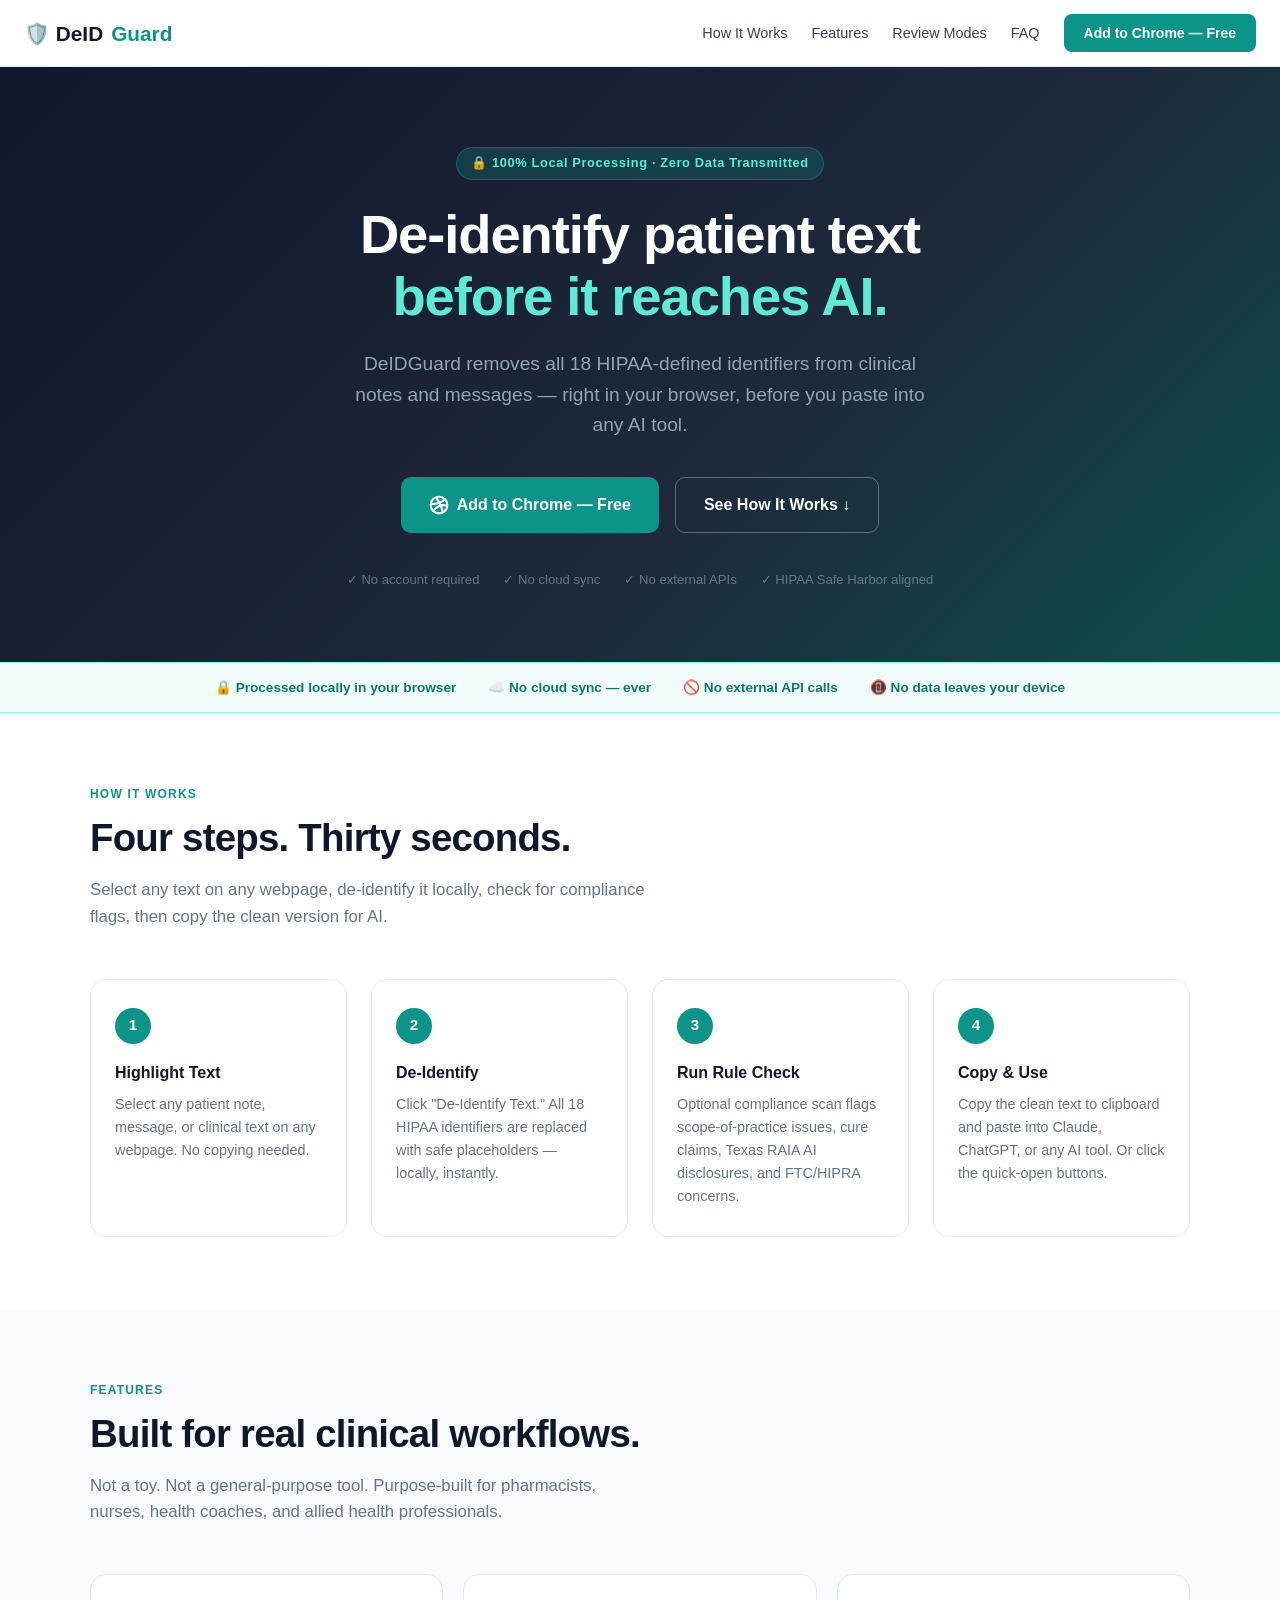
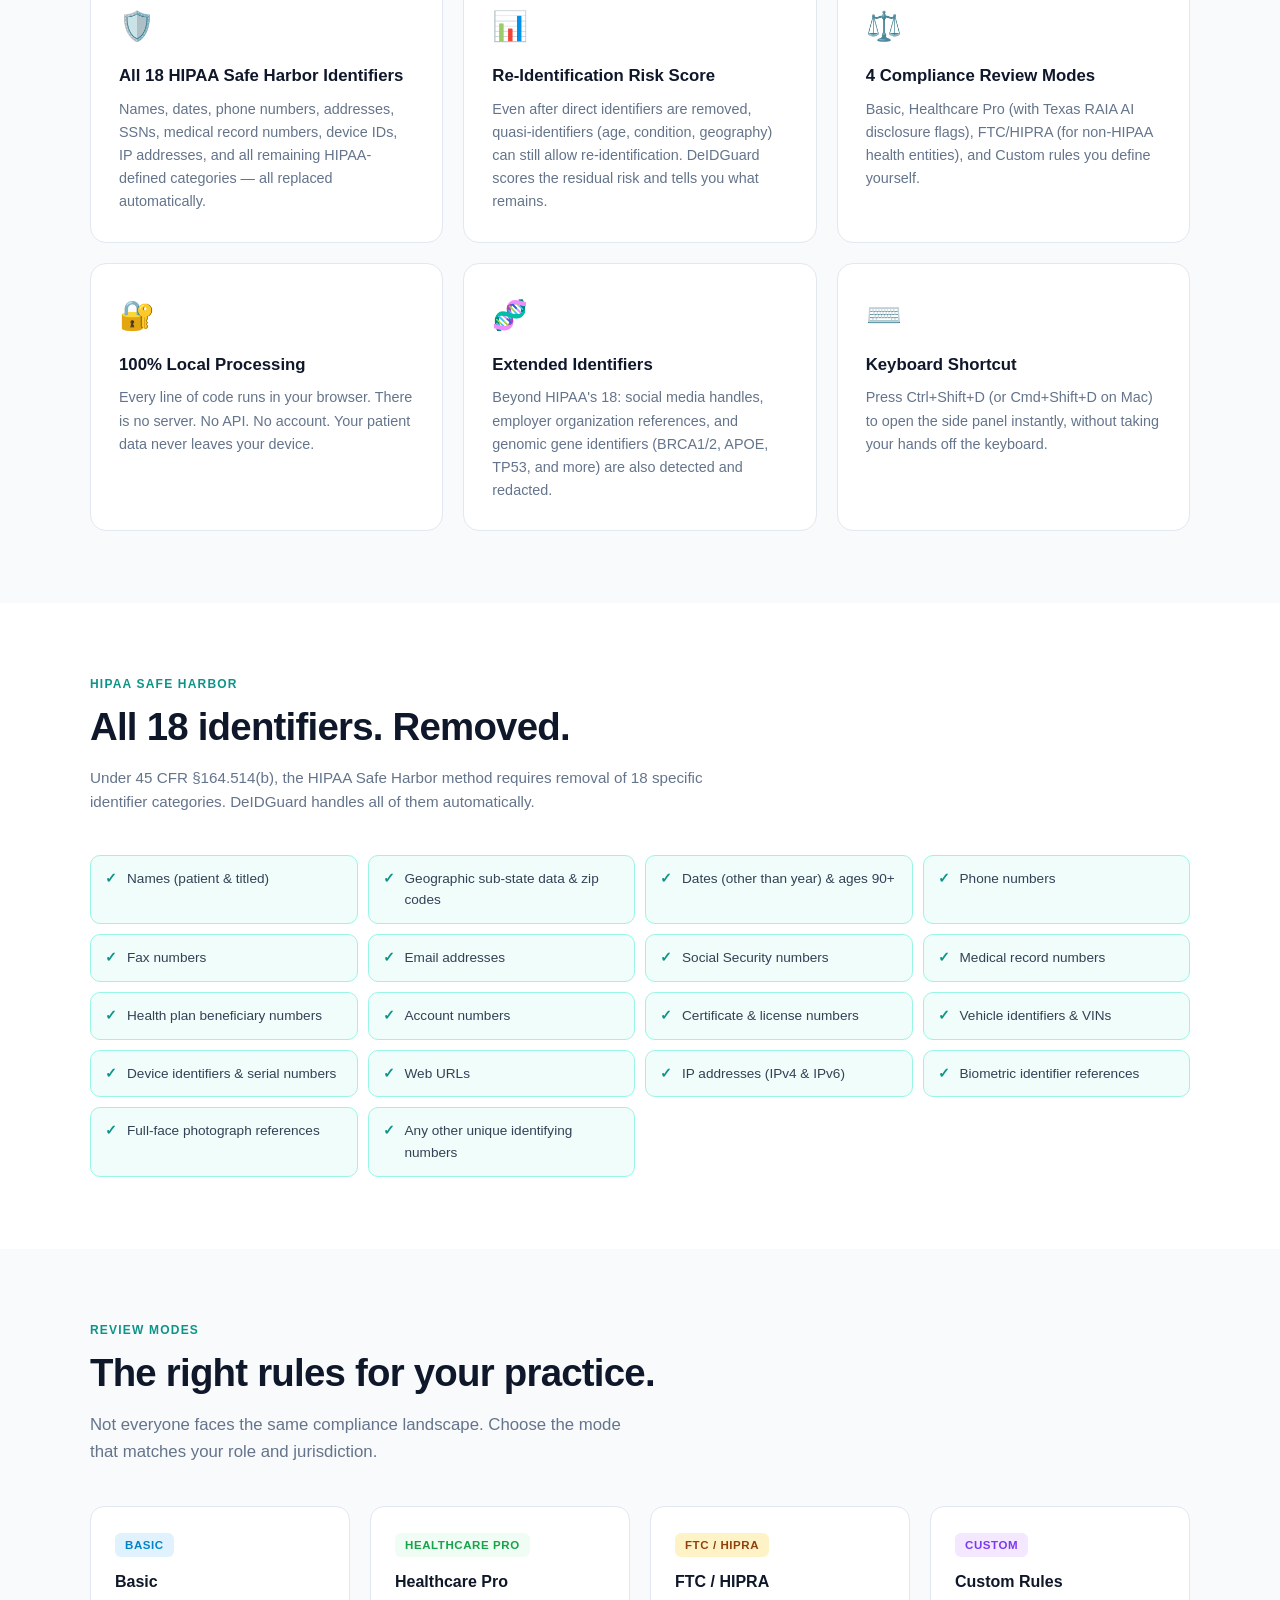
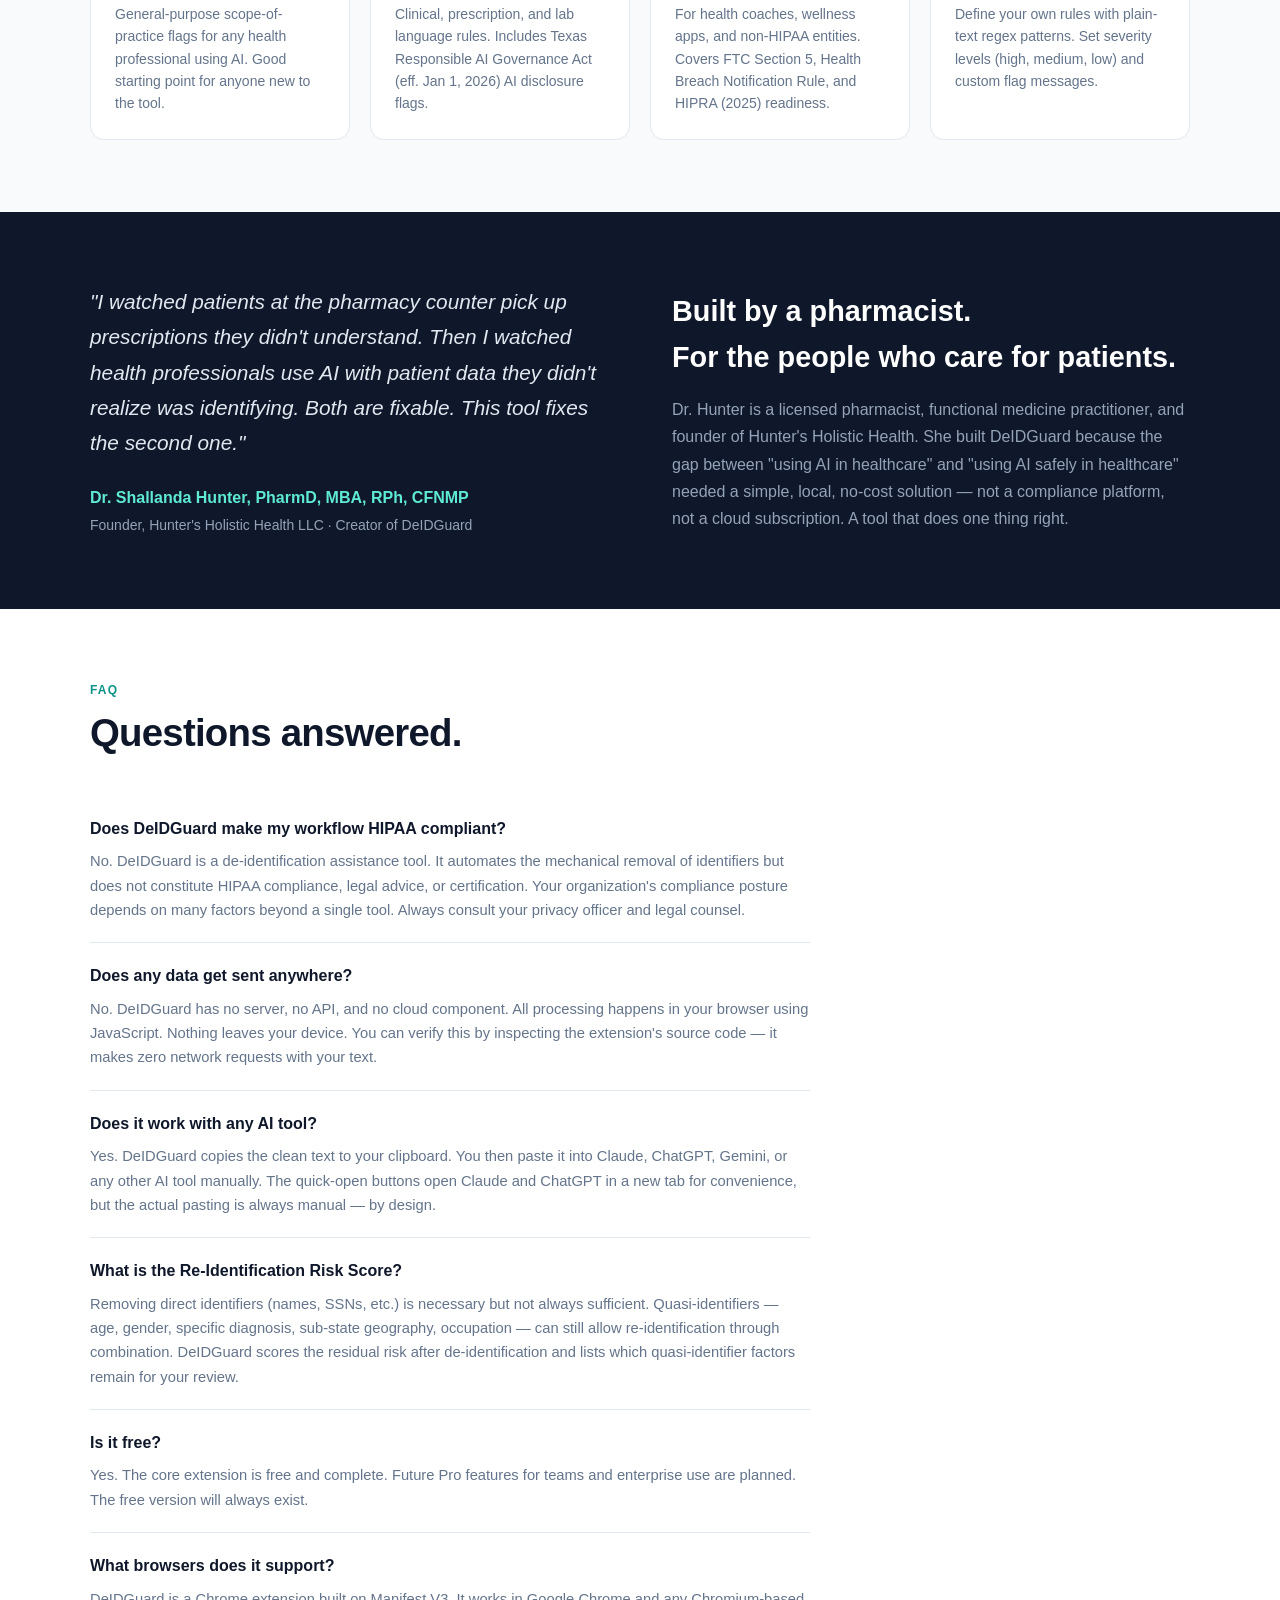
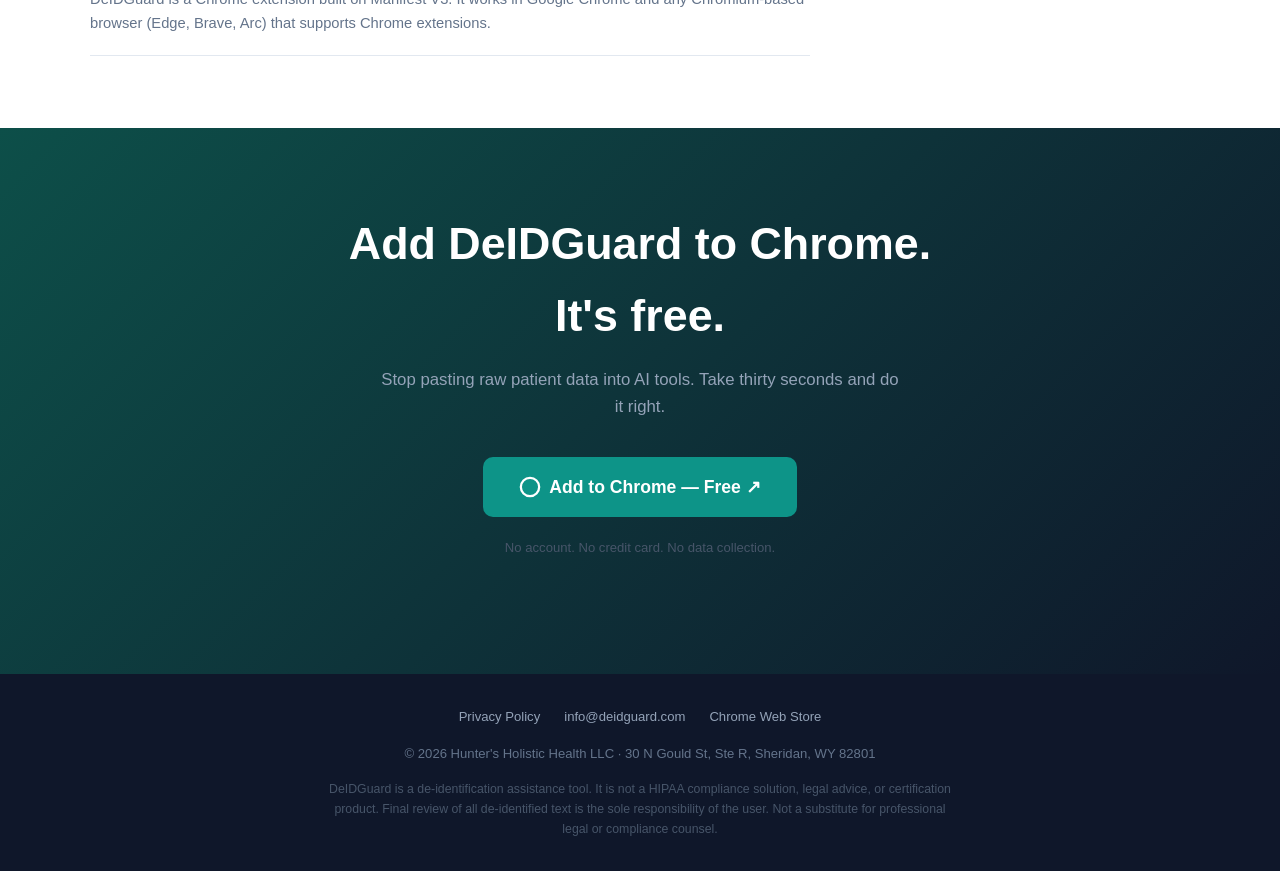
<file: index.html>
<!DOCTYPE html>
<html lang="en">
<head>
  <meta charset="UTF-8" />
  <meta name="viewport" content="width=device-width, initial-scale=1.0" />
  <title>DeIDGuard – Private Text De-Identifier for Healthcare Professionals</title>
  <meta name="description" content="Remove all 18 HIPAA identifiers from patient text before sharing with AI tools. Works entirely in your browser. No cloud. No APIs. No data leaves your device." />
  <meta property="og:title" content="DeIDGuard – Private Text De-Identifier" />
  <meta property="og:description" content="De-identify patient text locally before using AI tools. Built for pharmacists, nurses, and health coaches." />
  <meta property="og:image" content="icons/icon128.png" />
  <meta name="twitter:card" content="summary" />
  <link rel="icon" href="icons/icon48.png" type="image/png" />
  <style>
    *, *::before, *::after { box-sizing: border-box; margin: 0; padding: 0; }

    :root {
      --teal:       #0d9488;
      --teal-light: #14b8a6;
      --teal-pale:  #f0fdfa;
      --dark:       #0f172a;
      --slate:      #334155;
      --mid:        #64748b;
      --muted:      #94a3b8;
      --border:     #e2e8f0;
      --white:      #ffffff;
      --amber:      #f59e0b;
      --red:        #ef4444;
      --green:      #22c55e;
    }

    body {
      font-family: -apple-system, BlinkMacSystemFont, 'Segoe UI', Roboto, Oxygen, sans-serif;
      color: var(--dark);
      background: var(--white);
      line-height: 1.6;
    }

    /* ── NAV ── */
    nav {
      position: sticky; top: 0; z-index: 100;
      background: rgba(255,255,255,0.95);
      backdrop-filter: blur(10px);
      border-bottom: 1px solid var(--border);
      padding: 14px 24px;
      display: flex; align-items: center; justify-content: space-between;
    }
    .nav-brand {
      font-size: 1.3rem; font-weight: 800; color: var(--dark); text-decoration: none;
      display: flex; align-items: center; gap: 8px;
    }
    .nav-brand .accent { color: var(--teal); }
    .nav-links { display: flex; gap: 24px; align-items: center; }
    .nav-links a { color: var(--slate); text-decoration: none; font-size: 0.9rem; }
    .nav-links a:hover { color: var(--teal); }
    .nav-cta {
      background: var(--teal); color: var(--white) !important;
      padding: 8px 20px; border-radius: 8px; font-weight: 600;
      font-size: 0.875rem !important;
      transition: background 0.2s;
    }
    .nav-cta:hover { background: #0f766e !important; color: var(--white) !important; }

    /* ── HERO ── */
    .hero {
      background: linear-gradient(135deg, #0f172a 0%, #1e293b 60%, #0d4f49 100%);
      color: var(--white);
      padding: 80px 24px 72px;
      text-align: center;
    }
    .hero-badge {
      display: inline-flex; align-items: center; gap: 6px;
      background: rgba(13,148,136,0.25); border: 1px solid rgba(13,148,136,0.5);
      color: #5eead4; border-radius: 20px; padding: 5px 14px;
      font-size: 0.8rem; font-weight: 600; letter-spacing: 0.05em;
      margin-bottom: 24px;
    }
    .hero h1 {
      font-size: clamp(2rem, 5vw, 3.4rem);
      font-weight: 900; line-height: 1.15;
      margin-bottom: 20px;
      letter-spacing: -0.02em;
    }
    .hero h1 .highlight { color: #5eead4; }
    .hero-sub {
      font-size: clamp(1rem, 2.5vw, 1.2rem);
      color: #94a3b8; max-width: 600px; margin: 0 auto 36px;
    }
    .hero-actions { display: flex; gap: 16px; justify-content: center; flex-wrap: wrap; }
    .btn-primary {
      display: inline-flex; align-items: center; gap: 8px;
      background: var(--teal); color: var(--white);
      padding: 14px 28px; border-radius: 10px;
      font-weight: 700; font-size: 1rem; text-decoration: none;
      transition: background 0.2s, transform 0.15s;
    }
    .btn-primary:hover { background: #0f766e; transform: translateY(-1px); }
    .btn-ghost {
      display: inline-flex; align-items: center; gap: 8px;
      background: transparent; color: var(--white);
      border: 1px solid rgba(255,255,255,0.3);
      padding: 14px 28px; border-radius: 10px;
      font-weight: 600; font-size: 1rem; text-decoration: none;
      transition: border-color 0.2s, background 0.2s;
    }
    .btn-ghost:hover { border-color: rgba(255,255,255,0.7); background: rgba(255,255,255,0.08); }
    .hero-trust {
      margin-top: 36px;
      display: flex; justify-content: center; gap: 24px; flex-wrap: wrap;
      color: #64748b; font-size: 0.82rem;
    }
    .hero-trust span { display: flex; align-items: center; gap: 5px; }

    /* ── PRIVACY STRIP ── */
    .privacy-strip {
      background: var(--teal-pale);
      border-top: 1px solid #99f6e4; border-bottom: 1px solid #99f6e4;
      padding: 14px 24px;
      display: flex; justify-content: center; gap: 32px; flex-wrap: wrap;
      font-size: 0.85rem; color: #0f766e; font-weight: 600;
    }
    .privacy-strip span { display: flex; align-items: center; gap: 6px; }

    /* ── SECTIONS ── */
    section { padding: 72px 24px; }
    .container { max-width: 1100px; margin: 0 auto; }
    .section-label {
      font-size: 0.75rem; font-weight: 700; letter-spacing: 0.1em;
      color: var(--teal); text-transform: uppercase; margin-bottom: 10px;
    }
    .section-title {
      font-size: clamp(1.6rem, 3.5vw, 2.4rem);
      font-weight: 800; line-height: 1.2; color: var(--dark);
      margin-bottom: 16px; letter-spacing: -0.02em;
    }
    .section-sub { font-size: 1.05rem; color: var(--mid); max-width: 560px; }

    /* ── HOW IT WORKS ── */
    .steps { background: var(--white); }
    .steps-grid {
      display: grid; grid-template-columns: repeat(auto-fit, minmax(220px, 1fr));
      gap: 24px; margin-top: 48px;
    }
    .step-card {
      background: var(--white); border: 1px solid var(--border);
      border-radius: 16px; padding: 28px 24px;
      position: relative;
    }
    .step-num {
      width: 36px; height: 36px; border-radius: 50%;
      background: var(--teal); color: var(--white);
      display: flex; align-items: center; justify-content: center;
      font-weight: 800; font-size: 0.95rem; margin-bottom: 16px;
    }
    .step-card h3 { font-size: 1rem; font-weight: 700; margin-bottom: 8px; }
    .step-card p { font-size: 0.9rem; color: var(--mid); }

    /* ── FEATURES ── */
    .features-section { background: #f8fafc; }
    .features-grid {
      display: grid; grid-template-columns: repeat(auto-fit, minmax(300px, 1fr));
      gap: 20px; margin-top: 48px;
    }
    .feature-card {
      background: var(--white); border: 1px solid var(--border);
      border-radius: 16px; padding: 28px;
    }
    .feature-icon { font-size: 1.8rem; margin-bottom: 14px; }
    .feature-card h3 { font-size: 1.05rem; font-weight: 700; margin-bottom: 8px; }
    .feature-card p { font-size: 0.9rem; color: var(--mid); line-height: 1.6; }

    /* ── HIPAA TABLE ── */
    .hipaa-section { background: var(--white); }
    .hipaa-intro { max-width: 640px; margin-bottom: 40px; }
    .hipaa-grid {
      display: grid; grid-template-columns: repeat(auto-fill, minmax(220px, 1fr));
      gap: 10px; margin-top: 24px;
    }
    .hipaa-item {
      display: flex; align-items: flex-start; gap: 10px;
      background: var(--teal-pale); border: 1px solid #99f6e4;
      border-radius: 10px; padding: 12px 14px;
      font-size: 0.85rem; color: var(--slate);
    }
    .hipaa-item .check { color: var(--teal); font-weight: 700; flex-shrink: 0; }

    /* ── MODES ── */
    .modes-section { background: #f8fafc; }
    .modes-grid {
      display: grid; grid-template-columns: repeat(auto-fit, minmax(240px, 1fr));
      gap: 20px; margin-top: 40px;
    }
    .mode-card {
      background: var(--white); border: 1px solid var(--border);
      border-radius: 14px; padding: 24px;
    }
    .mode-card .mode-badge {
      display: inline-block; font-size: 0.72rem; font-weight: 700;
      letter-spacing: 0.05em; text-transform: uppercase;
      border-radius: 6px; padding: 3px 10px; margin-bottom: 12px;
    }
    .badge-basic    { background: #e0f2fe; color: #0284c7; }
    .badge-pro      { background: #f0fdf4; color: #16a34a; }
    .badge-ftc      { background: #fef3c7; color: #92400e; }
    .badge-custom   { background: #f3e8ff; color: #7c3aed; }
    .mode-card h3 { font-size: 1rem; font-weight: 700; margin-bottom: 8px; }
    .mode-card p { font-size: 0.875rem; color: var(--mid); }

    /* ── FOUNDER ── */
    .founder-section { background: var(--dark); color: var(--white); }
    .founder-inner {
      display: grid; grid-template-columns: 1fr 1fr;
      gap: 64px; align-items: center;
    }
    @media (max-width: 720px) { .founder-inner { grid-template-columns: 1fr; } }
    .founder-quote {
      font-size: 1.3rem; line-height: 1.7; color: #e2e8f0;
      font-style: italic; margin-bottom: 24px;
    }
    .founder-name { font-weight: 700; color: #5eead4; font-size: 1rem; }
    .founder-title { color: #94a3b8; font-size: 0.875rem; margin-top: 4px; }
    .founder-right h2 { font-size: 1.8rem; font-weight: 800; margin-bottom: 16px; }
    .founder-right p { color: #94a3b8; line-height: 1.7; }

    /* ── FAQ ── */
    .faq-section { background: var(--white); }
    .faq-list { margin-top: 40px; max-width: 720px; }
    .faq-item { border-bottom: 1px solid var(--border); padding: 20px 0; }
    .faq-q { font-weight: 700; font-size: 1rem; color: var(--dark); margin-bottom: 8px; }
    .faq-a { font-size: 0.92rem; color: var(--mid); line-height: 1.65; }

    /* ── CTA BOTTOM ── */
    .cta-bottom {
      background: linear-gradient(135deg, #0d4f49 0%, #0f172a 100%);
      color: var(--white); text-align: center; padding: 80px 24px;
    }
    .cta-bottom h2 { font-size: clamp(1.8rem, 4vw, 2.8rem); font-weight: 900; margin-bottom: 16px; }
    .cta-bottom p { color: #94a3b8; font-size: 1.05rem; margin-bottom: 36px; max-width: 520px; margin-left: auto; margin-right: auto; }

    /* ── FOOTER ── */
    footer {
      background: #0f172a; color: #64748b;
      padding: 32px 24px; text-align: center;
      font-size: 0.82rem;
    }
    footer a { color: #94a3b8; text-decoration: none; }
    footer a:hover { color: var(--teal); }
    .footer-links { display: flex; justify-content: center; gap: 24px; flex-wrap: wrap; margin-bottom: 16px; }
    .footer-disclaimer { color: #475569; font-size: 0.77rem; max-width: 640px; margin: 16px auto 0; line-height: 1.6; }

    /* ── RESPONSIVE ── */
    @media (max-width: 600px) {
      .nav-links { display: none; }
      .privacy-strip { gap: 14px; flex-direction: column; align-items: center; text-align: center; }
    }
  </style>
</head>
<body>

<!-- ═══ NAV ═══ -->
<nav>
  <a href="#" class="nav-brand">🛡️ DeID<span class="accent">Guard</span></a>
  <div class="nav-links">
    <a href="#how-it-works">How It Works</a>
    <a href="#features">Features</a>
    <a href="#modes">Review Modes</a>
    <a href="#faq">FAQ</a>
    <a href="https://chromewebstore.google.com" target="_blank" class="nav-cta">Add to Chrome — Free</a>
  </div>
</nav>

<!-- ═══ HERO ═══ -->
<section class="hero">
  <div class="container">
    <div class="hero-badge">🔒 100% Local Processing · Zero Data Transmitted</div>
    <h1>De-identify patient text<br><span class="highlight">before it reaches AI.</span></h1>
    <p class="hero-sub">
      DeIDGuard removes all 18 HIPAA-defined identifiers from clinical notes and messages — right in your browser, before you paste into any AI tool.
    </p>
    <div class="hero-actions">
      <a href="https://chromewebstore.google.com" target="_blank" class="btn-primary">
        <svg width="20" height="20" viewBox="0 0 24 24" fill="none" stroke="currentColor" stroke-width="2.5"><path d="M12 2C6.48 2 2 6.48 2 12s4.48 10 10 10 10-4.48 10-10S17.52 2 12 2z"/><path d="M8.56 2.75c4.37 6.03 6.02 9.42 8.03 17.72m2.54-15.38c-3.72 4.35-8.94 5.66-16.88 5.85m19.5 1.9c-3.5-.93-6.63-.82-8.94 0-2.58.92-5.01 2.86-7.44 6.32"/></svg>
        Add to Chrome — Free
      </a>
      <a href="#how-it-works" class="btn-ghost">See How It Works ↓</a>
    </div>
    <div class="hero-trust">
      <span>✓ No account required</span>
      <span>✓ No cloud sync</span>
      <span>✓ No external APIs</span>
      <span>✓ HIPAA Safe Harbor aligned</span>
    </div>
  </div>
</section>

<!-- ═══ PRIVACY STRIP ═══ -->
<div class="privacy-strip">
  <span>🔒 Processed locally in your browser</span>
  <span>☁️ No cloud sync — ever</span>
  <span>🚫 No external API calls</span>
  <span>📵 No data leaves your device</span>
</div>

<!-- ═══ HOW IT WORKS ═══ -->
<section class="steps" id="how-it-works">
  <div class="container">
    <p class="section-label">How It Works</p>
    <h2 class="section-title">Four steps. Thirty seconds.</h2>
    <p class="section-sub">Select any text on any webpage, de-identify it locally, check for compliance flags, then copy the clean version for AI.</p>
    <div class="steps-grid">
      <div class="step-card">
        <div class="step-num">1</div>
        <h3>Highlight Text</h3>
        <p>Select any patient note, message, or clinical text on any webpage. No copying needed.</p>
      </div>
      <div class="step-card">
        <div class="step-num">2</div>
        <h3>De-Identify</h3>
        <p>Click "De-Identify Text." All 18 HIPAA identifiers are replaced with safe placeholders — locally, instantly.</p>
      </div>
      <div class="step-card">
        <div class="step-num">3</div>
        <h3>Run Rule Check</h3>
        <p>Optional compliance scan flags scope-of-practice issues, cure claims, Texas RAIA AI disclosures, and FTC/HIPRA concerns.</p>
      </div>
      <div class="step-card">
        <div class="step-num">4</div>
        <h3>Copy &amp; Use</h3>
        <p>Copy the clean text to clipboard and paste into Claude, ChatGPT, or any AI tool. Or click the quick-open buttons.</p>
      </div>
    </div>
  </div>
</section>

<!-- ═══ FEATURES ═══ -->
<section class="features-section" id="features">
  <div class="container">
    <p class="section-label">Features</p>
    <h2 class="section-title">Built for real clinical workflows.</h2>
    <p class="section-sub">Not a toy. Not a general-purpose tool. Purpose-built for pharmacists, nurses, health coaches, and allied health professionals.</p>
    <div class="features-grid">
      <div class="feature-card">
        <div class="feature-icon">🛡️</div>
        <h3>All 18 HIPAA Safe Harbor Identifiers</h3>
        <p>Names, dates, phone numbers, addresses, SSNs, medical record numbers, device IDs, IP addresses, and all remaining HIPAA-defined categories — all replaced automatically.</p>
      </div>
      <div class="feature-card">
        <div class="feature-icon">📊</div>
        <h3>Re-Identification Risk Score</h3>
        <p>Even after direct identifiers are removed, quasi-identifiers (age, condition, geography) can still allow re-identification. DeIDGuard scores the residual risk and tells you what remains.</p>
      </div>
      <div class="feature-card">
        <div class="feature-icon">⚖️</div>
        <h3>4 Compliance Review Modes</h3>
        <p>Basic, Healthcare Pro (with Texas RAIA AI disclosure flags), FTC/HIPRA (for non-HIPAA health entities), and Custom rules you define yourself.</p>
      </div>
      <div class="feature-card">
        <div class="feature-icon">🔐</div>
        <h3>100% Local Processing</h3>
        <p>Every line of code runs in your browser. There is no server. No API. No account. Your patient data never leaves your device.</p>
      </div>
      <div class="feature-card">
        <div class="feature-icon">🧬</div>
        <h3>Extended Identifiers</h3>
        <p>Beyond HIPAA's 18: social media handles, employer organization references, and genomic gene identifiers (BRCA1/2, APOE, TP53, and more) are also detected and redacted.</p>
      </div>
      <div class="feature-card">
        <div class="feature-icon">⌨️</div>
        <h3>Keyboard Shortcut</h3>
        <p>Press Ctrl+Shift+D (or Cmd+Shift+D on Mac) to open the side panel instantly, without taking your hands off the keyboard.</p>
      </div>
    </div>
  </div>
</section>

<!-- ═══ HIPAA 18 ═══ -->
<section class="hipaa-section" id="hipaa">
  <div class="container">
    <p class="section-label">HIPAA Safe Harbor</p>
    <h2 class="section-title">All 18 identifiers. Removed.</h2>
    <div class="hipaa-intro">
      <p style="color: var(--mid); font-size: 0.95rem;">Under 45 CFR §164.514(b), the HIPAA Safe Harbor method requires removal of 18 specific identifier categories. DeIDGuard handles all of them automatically.</p>
    </div>
    <div class="hipaa-grid">
      <div class="hipaa-item"><span class="check">✓</span> Names (patient &amp; titled)</div>
      <div class="hipaa-item"><span class="check">✓</span> Geographic sub-state data &amp; zip codes</div>
      <div class="hipaa-item"><span class="check">✓</span> Dates (other than year) &amp; ages 90+</div>
      <div class="hipaa-item"><span class="check">✓</span> Phone numbers</div>
      <div class="hipaa-item"><span class="check">✓</span> Fax numbers</div>
      <div class="hipaa-item"><span class="check">✓</span> Email addresses</div>
      <div class="hipaa-item"><span class="check">✓</span> Social Security numbers</div>
      <div class="hipaa-item"><span class="check">✓</span> Medical record numbers</div>
      <div class="hipaa-item"><span class="check">✓</span> Health plan beneficiary numbers</div>
      <div class="hipaa-item"><span class="check">✓</span> Account numbers</div>
      <div class="hipaa-item"><span class="check">✓</span> Certificate &amp; license numbers</div>
      <div class="hipaa-item"><span class="check">✓</span> Vehicle identifiers &amp; VINs</div>
      <div class="hipaa-item"><span class="check">✓</span> Device identifiers &amp; serial numbers</div>
      <div class="hipaa-item"><span class="check">✓</span> Web URLs</div>
      <div class="hipaa-item"><span class="check">✓</span> IP addresses (IPv4 &amp; IPv6)</div>
      <div class="hipaa-item"><span class="check">✓</span> Biometric identifier references</div>
      <div class="hipaa-item"><span class="check">✓</span> Full-face photograph references</div>
      <div class="hipaa-item"><span class="check">✓</span> Any other unique identifying numbers</div>
    </div>
  </div>
</section>

<!-- ═══ MODES ═══ -->
<section class="modes-section" id="modes">
  <div class="container">
    <p class="section-label">Review Modes</p>
    <h2 class="section-title">The right rules for your practice.</h2>
    <p class="section-sub">Not everyone faces the same compliance landscape. Choose the mode that matches your role and jurisdiction.</p>
    <div class="modes-grid">
      <div class="mode-card">
        <div class="mode-badge badge-basic">Basic</div>
        <h3>Basic</h3>
        <p>General-purpose scope-of-practice flags for any health professional using AI. Good starting point for anyone new to the tool.</p>
      </div>
      <div class="mode-card">
        <div class="mode-badge badge-pro">Healthcare Pro</div>
        <h3>Healthcare Pro</h3>
        <p>Clinical, prescription, and lab language rules. Includes Texas Responsible AI Governance Act (eff. Jan 1, 2026) AI disclosure flags.</p>
      </div>
      <div class="mode-card">
        <div class="mode-badge badge-ftc">FTC / HIPRA</div>
        <h3>FTC / HIPRA</h3>
        <p>For health coaches, wellness apps, and non-HIPAA entities. Covers FTC Section 5, Health Breach Notification Rule, and HIPRA (2025) readiness.</p>
      </div>
      <div class="mode-card">
        <div class="mode-badge badge-custom">Custom</div>
        <h3>Custom Rules</h3>
        <p>Define your own rules with plain-text regex patterns. Set severity levels (high, medium, low) and custom flag messages.</p>
      </div>
    </div>
  </div>
</section>

<!-- ═══ FOUNDER ═══ -->
<section class="founder-section">
  <div class="container">
    <div class="founder-inner">
      <div>
        <p class="founder-quote">"I watched patients at the pharmacy counter pick up prescriptions they didn't understand. Then I watched health professionals use AI with patient data they didn't realize was identifying. Both are fixable. This tool fixes the second one."</p>
        <p class="founder-name">Dr. Shallanda Hunter, PharmD, MBA, RPh, CFNMP</p>
        <p class="founder-title">Founder, Hunter's Holistic Health LLC · Creator of DeIDGuard</p>
      </div>
      <div class="founder-right">
        <h2>Built by a pharmacist.<br>For the people who care for patients.</h2>
        <p style="margin-top: 16px;">Dr. Hunter is a licensed pharmacist, functional medicine practitioner, and founder of Hunter's Holistic Health. She built DeIDGuard because the gap between "using AI in healthcare" and "using AI safely in healthcare" needed a simple, local, no-cost solution — not a compliance platform, not a cloud subscription. A tool that does one thing right.</p>
      </div>
    </div>
  </div>
</section>

<!-- ═══ FAQ ═══ -->
<section class="faq-section" id="faq">
  <div class="container">
    <p class="section-label">FAQ</p>
    <h2 class="section-title">Questions answered.</h2>
    <div class="faq-list">
      <div class="faq-item">
        <p class="faq-q">Does DeIDGuard make my workflow HIPAA compliant?</p>
        <p class="faq-a">No. DeIDGuard is a de-identification assistance tool. It automates the mechanical removal of identifiers but does not constitute HIPAA compliance, legal advice, or certification. Your organization's compliance posture depends on many factors beyond a single tool. Always consult your privacy officer and legal counsel.</p>
      </div>
      <div class="faq-item">
        <p class="faq-q">Does any data get sent anywhere?</p>
        <p class="faq-a">No. DeIDGuard has no server, no API, and no cloud component. All processing happens in your browser using JavaScript. Nothing leaves your device. You can verify this by inspecting the extension's source code — it makes zero network requests with your text.</p>
      </div>
      <div class="faq-item">
        <p class="faq-q">Does it work with any AI tool?</p>
        <p class="faq-a">Yes. DeIDGuard copies the clean text to your clipboard. You then paste it into Claude, ChatGPT, Gemini, or any other AI tool manually. The quick-open buttons open Claude and ChatGPT in a new tab for convenience, but the actual pasting is always manual — by design.</p>
      </div>
      <div class="faq-item">
        <p class="faq-q">What is the Re-Identification Risk Score?</p>
        <p class="faq-a">Removing direct identifiers (names, SSNs, etc.) is necessary but not always sufficient. Quasi-identifiers — age, gender, specific diagnosis, sub-state geography, occupation — can still allow re-identification through combination. DeIDGuard scores the residual risk after de-identification and lists which quasi-identifier factors remain for your review.</p>
      </div>
      <div class="faq-item">
        <p class="faq-q">Is it free?</p>
        <p class="faq-a">Yes. The core extension is free and complete. Future Pro features for teams and enterprise use are planned. The free version will always exist.</p>
      </div>
      <div class="faq-item">
        <p class="faq-q">What browsers does it support?</p>
        <p class="faq-a">DeIDGuard is a Chrome extension built on Manifest V3. It works in Google Chrome and any Chromium-based browser (Edge, Brave, Arc) that supports Chrome extensions.</p>
      </div>
    </div>
  </div>
</section>

<!-- ═══ CTA BOTTOM ═══ -->
<section class="cta-bottom">
  <div class="container">
    <h2>Add DeIDGuard to Chrome.<br>It's free.</h2>
    <p>Stop pasting raw patient data into AI tools. Take thirty seconds and do it right.</p>
    <a href="https://chromewebstore.google.com" target="_blank" class="btn-primary" style="font-size: 1.1rem; padding: 16px 36px;">
      <svg width="22" height="22" viewBox="0 0 24 24" fill="none" stroke="currentColor" stroke-width="2.5"><path d="M12 2C6.48 2 2 6.48 2 12s4.48 10 10 10 10-4.48 10-10S17.52 2 12 2z"/></svg>
      Add to Chrome — Free ↗
    </a>
    <p style="margin-top: 20px; font-size: 0.82rem; color: #475569;">
      No account. No credit card. No data collection.
    </p>
  </div>
</section>

<!-- ═══ FOOTER ═══ -->
<footer>
  <div class="footer-links">
    <a href="privacy_policy.html">Privacy Policy</a>
    <a href="mailto:info@deidguard.com">info@deidguard.com</a>
    <a href="https://chromewebstore.google.com" target="_blank">Chrome Web Store</a>
  </div>
  <p>© 2026 Hunter's Holistic Health LLC · 30 N Gould St, Ste R, Sheridan, WY 82801</p>
  <p class="footer-disclaimer">
    DeIDGuard is a de-identification assistance tool. It is not a HIPAA compliance solution, legal advice, or certification product.
    Final review of all de-identified text is the sole responsibility of the user. Not a substitute for professional legal or compliance counsel.
  </p>
</footer>

</body>
</html>
</file>
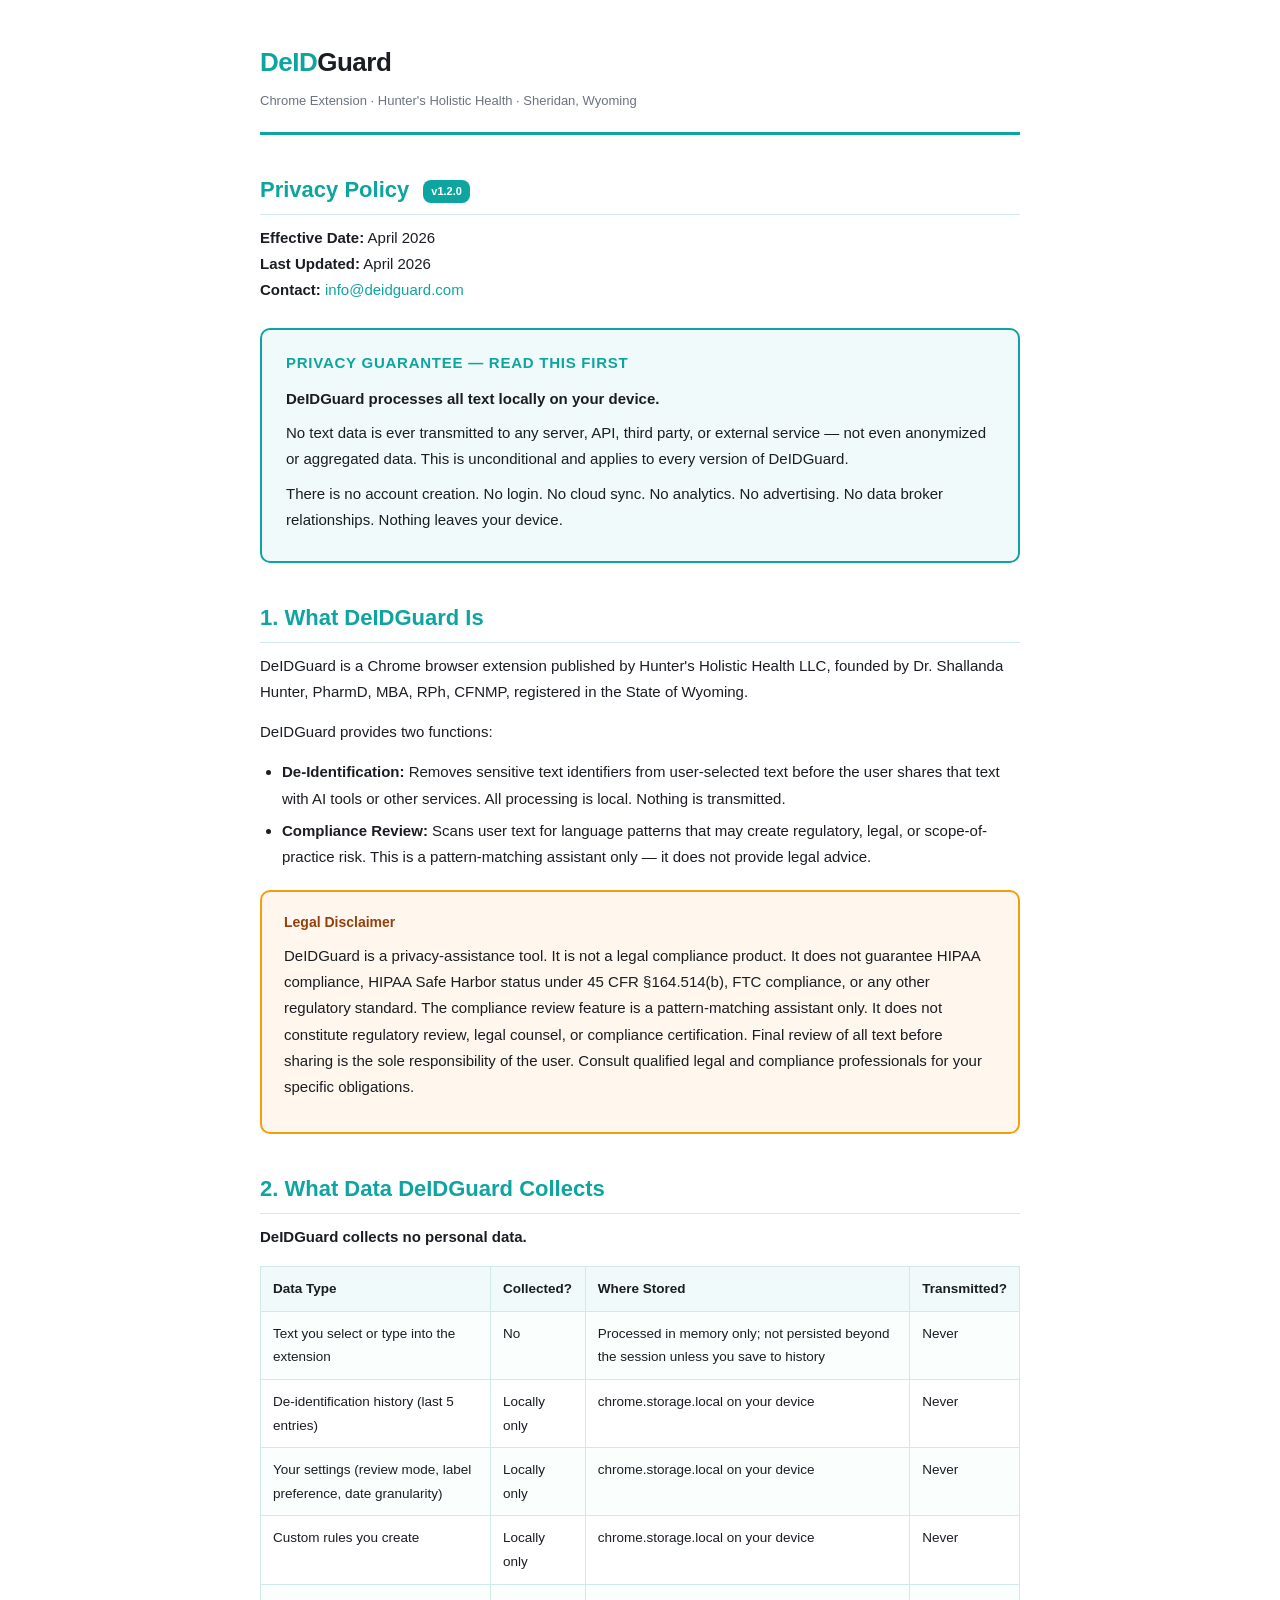
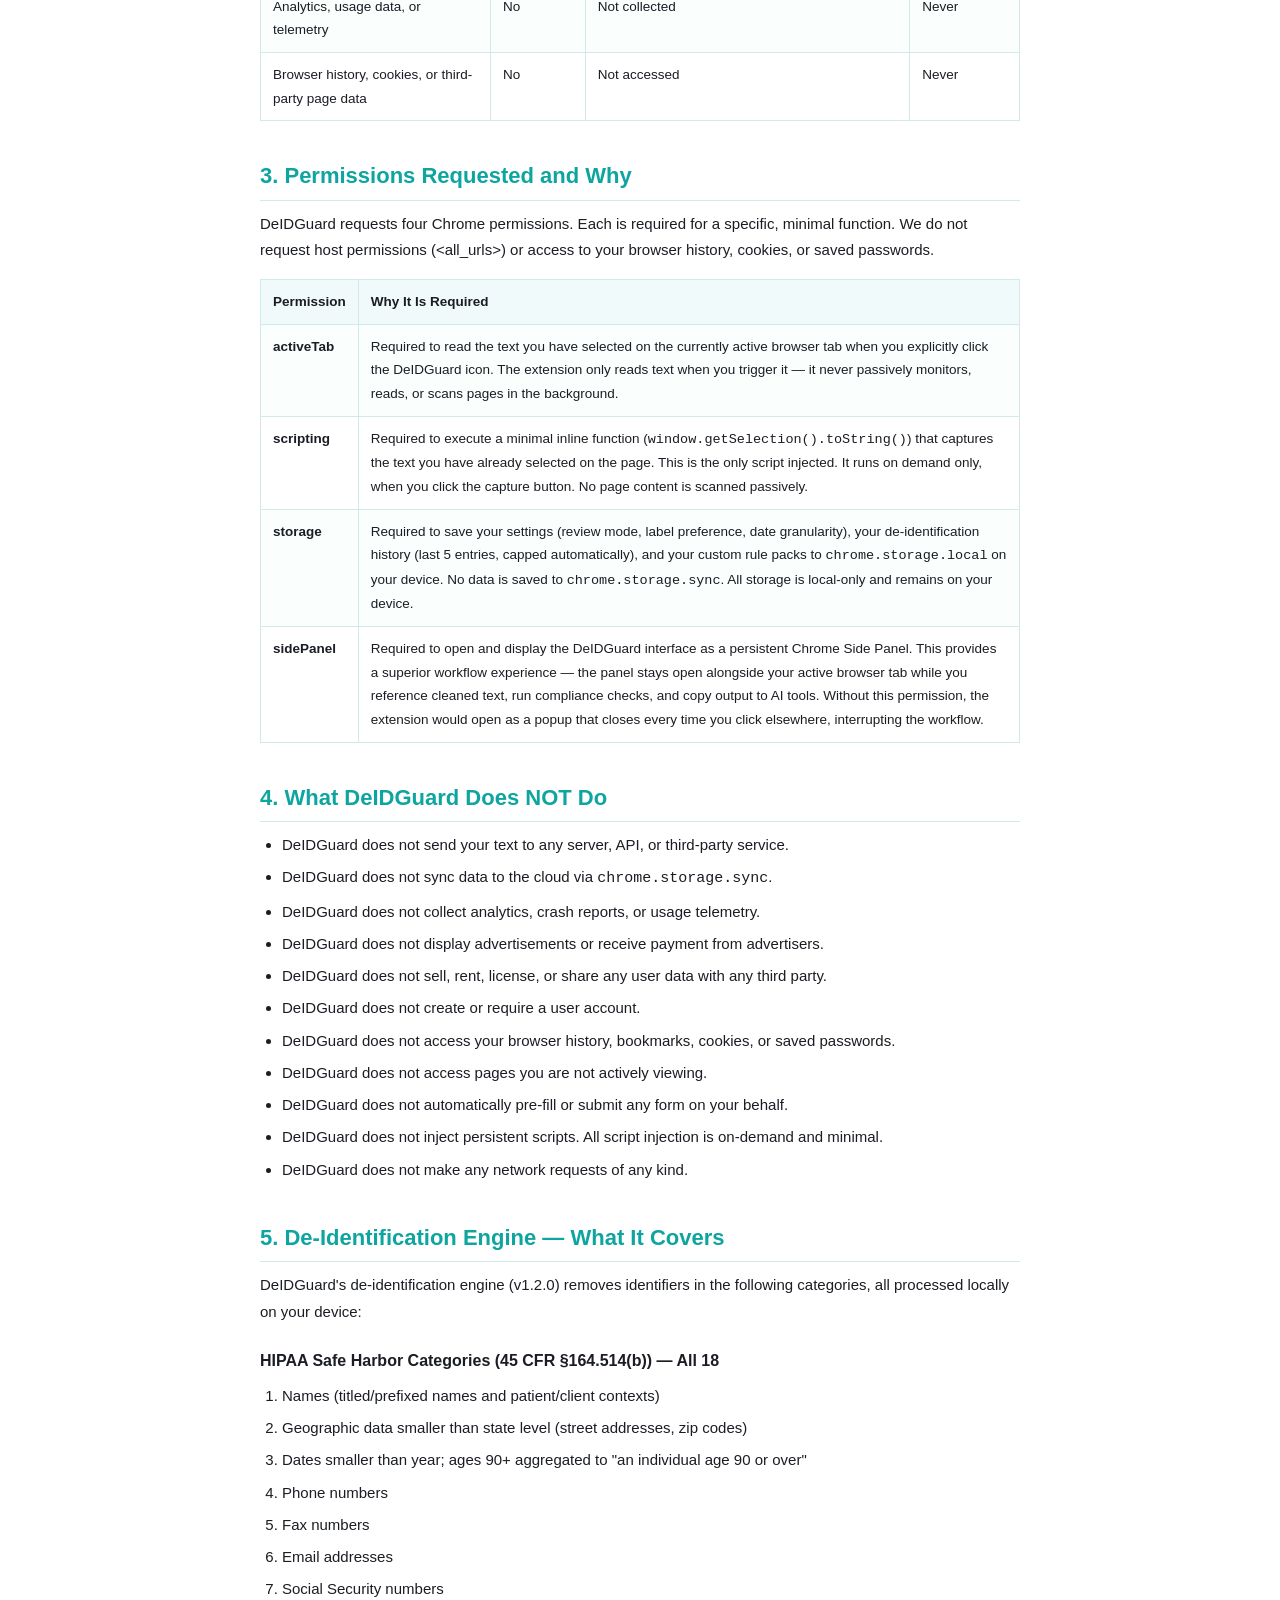
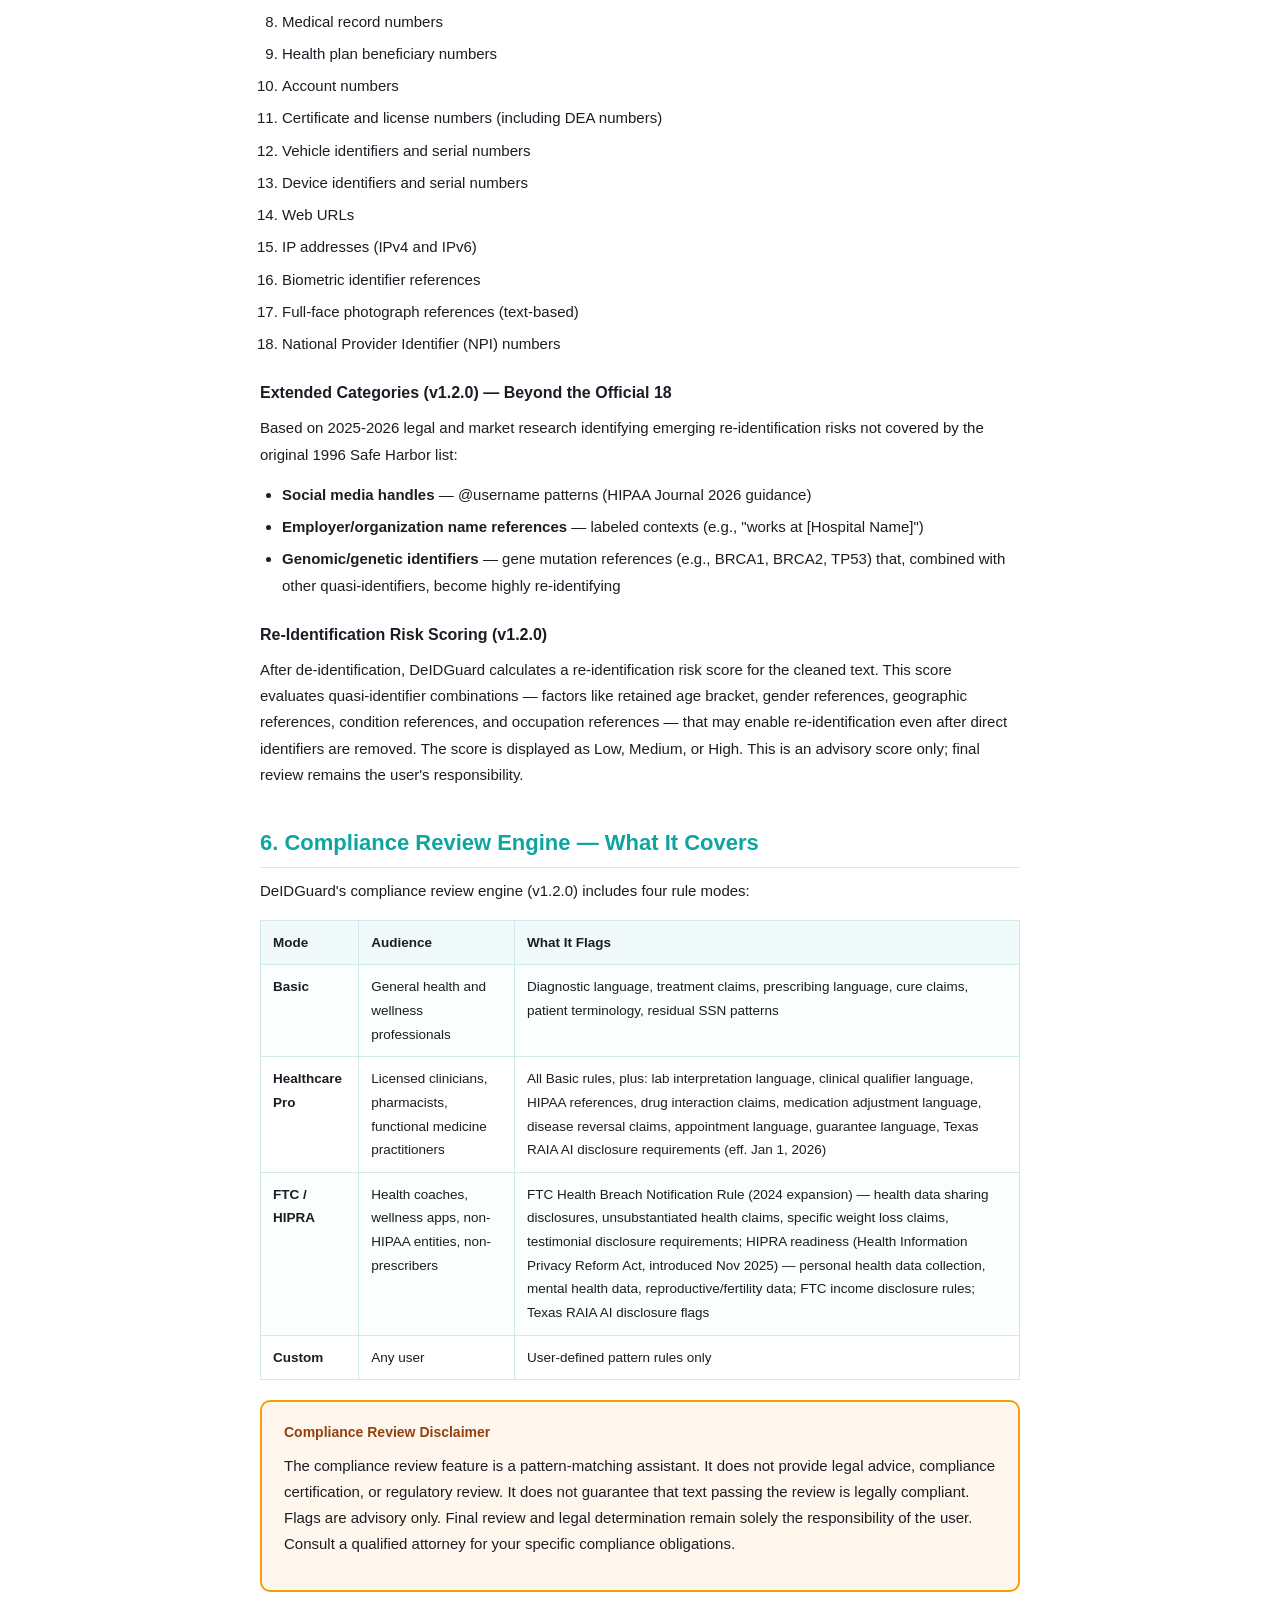
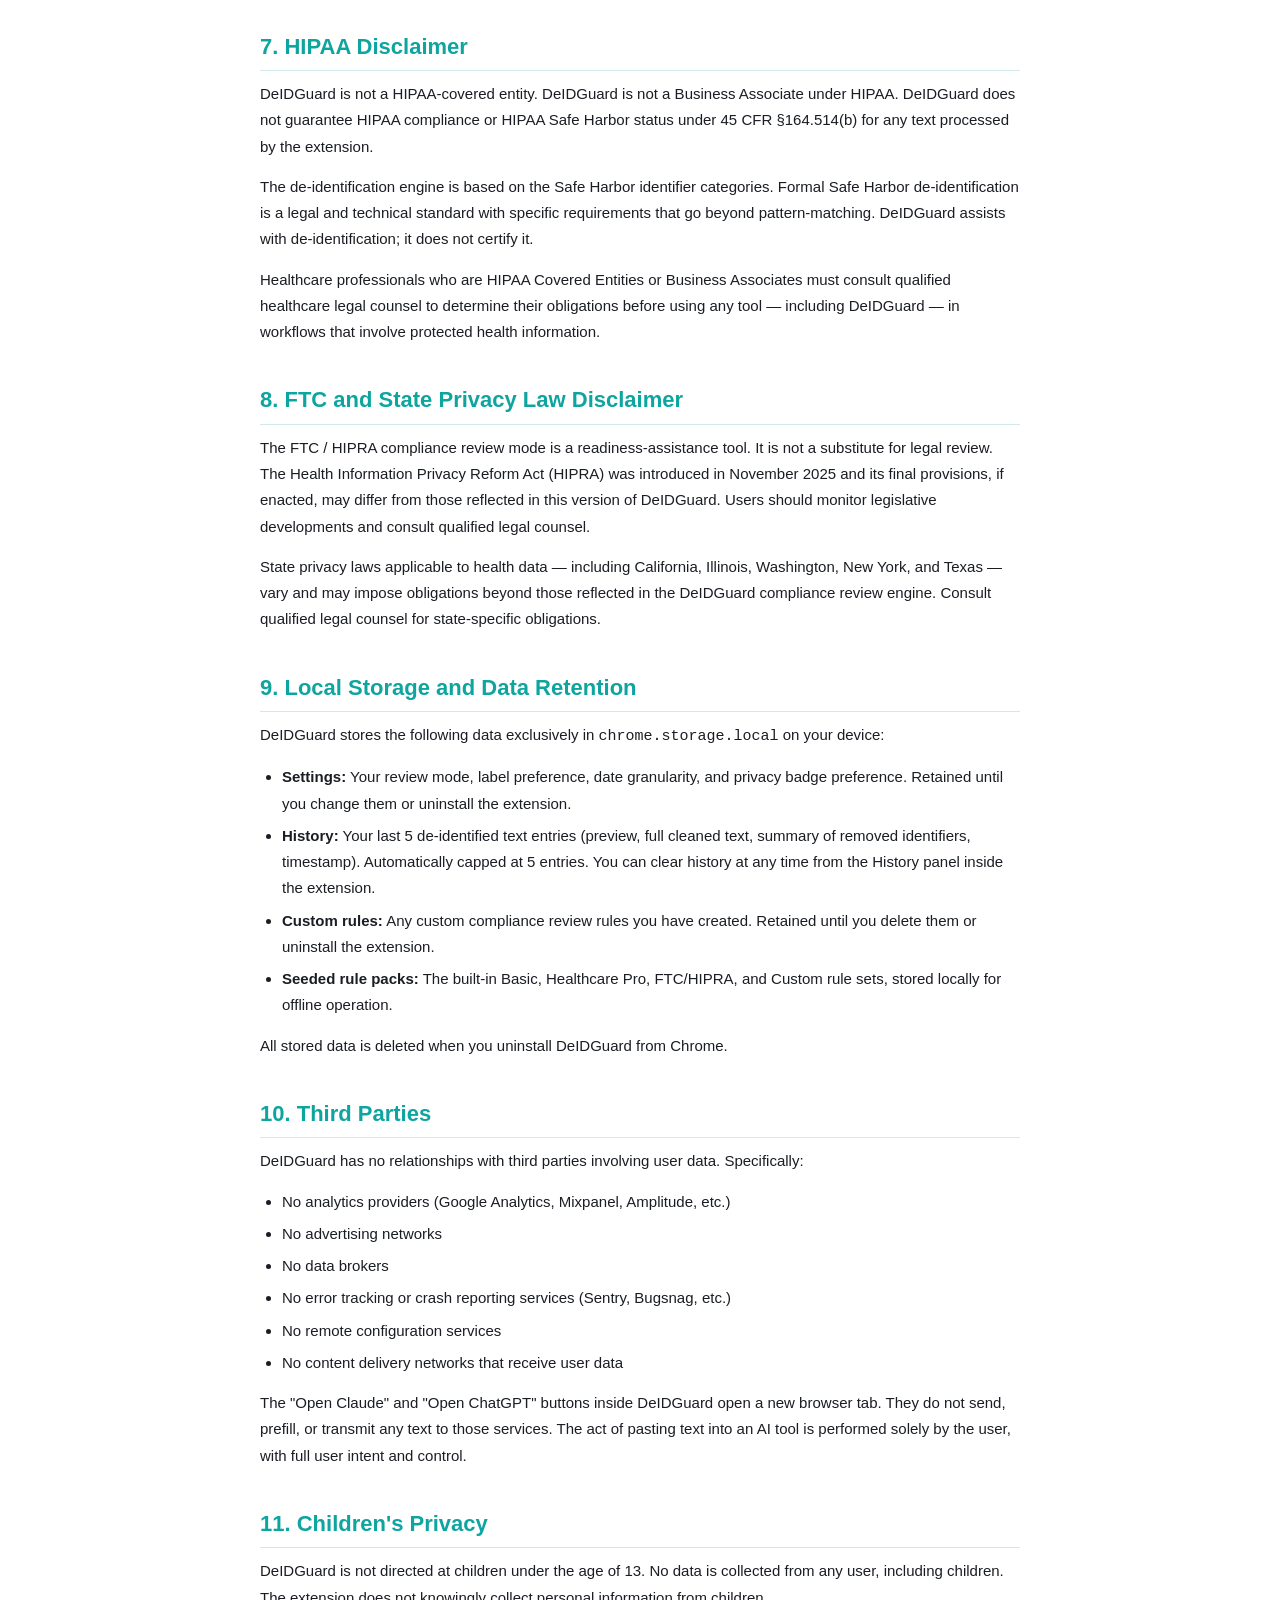
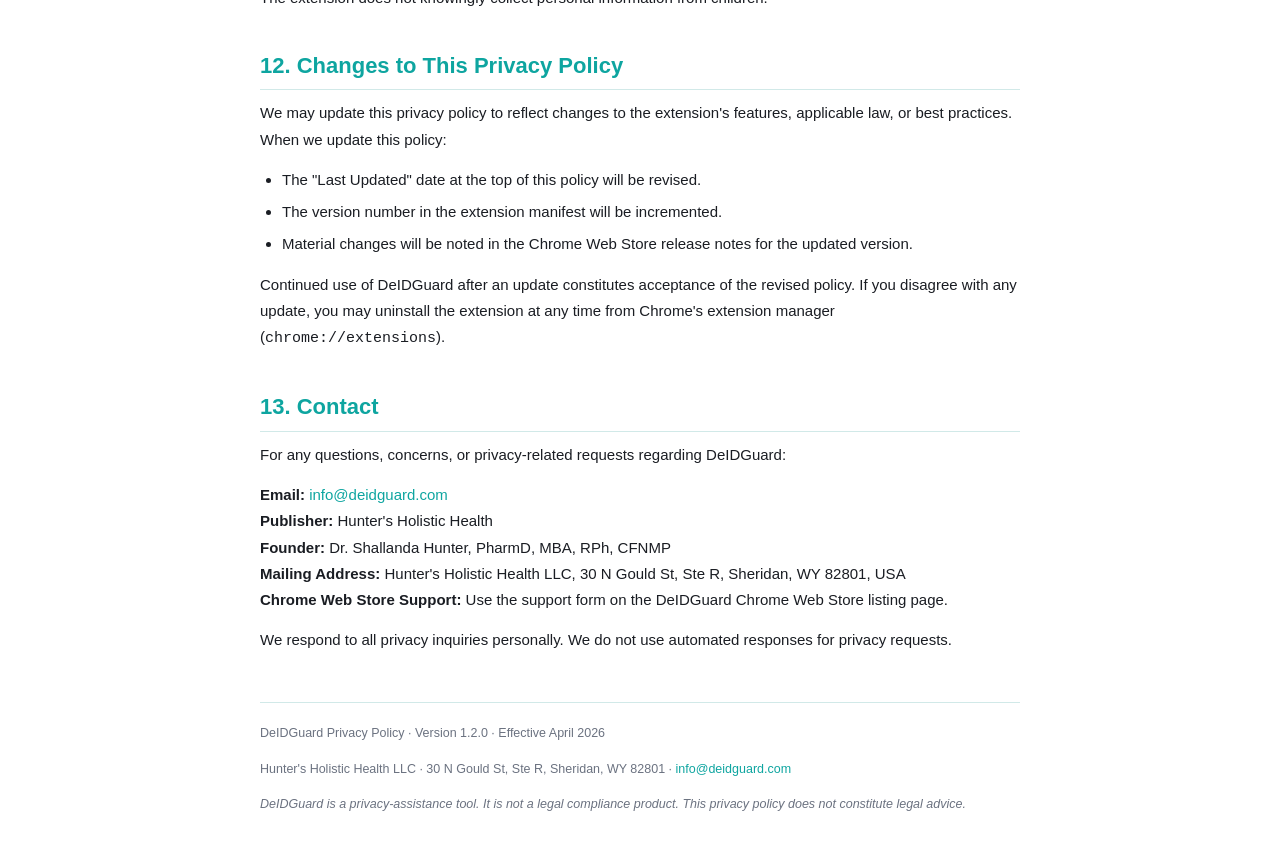
<file: privacy.html>
<!DOCTYPE html>
<html lang="en">
<head>
  <meta charset="UTF-8" />
  <meta name="viewport" content="width=device-width, initial-scale=1.0" />
  <title>DeIDGuard – Privacy Policy</title>
  <style>
    :root {
      --teal: #0ea5a0;
      --dark: #1a1d23;
      --muted: #6b7280;
      --light: #f0fafa;
      --border: #d1e9e8;
      --warn-bg: #fff7ed;
      --warn-border: #f59e0b;
    }
    * { box-sizing: border-box; margin: 0; padding: 0; }
    body {
      font-family: -apple-system, BlinkMacSystemFont, 'Segoe UI', Arial, sans-serif;
      font-size: 15px;
      color: var(--dark);
      background: #ffffff;
      line-height: 1.75;
      padding: 40px 20px;
    }
    .container { max-width: 760px; margin: 0 auto; }
    header {
      border-bottom: 3px solid var(--teal);
      padding-bottom: 20px;
      margin-bottom: 32px;
    }
    .logo {
      font-size: 26px;
      font-weight: 800;
      color: var(--teal);
      letter-spacing: -0.5px;
    }
    .logo span { color: var(--dark); }
    .subtitle {
      font-size: 13px;
      color: var(--muted);
      margin-top: 4px;
    }
    h1 {
      font-size: 22px;
      font-weight: 700;
      color: var(--teal);
      margin: 36px 0 10px;
      padding-bottom: 4px;
      border-bottom: 1px solid var(--border);
    }
    h2 {
      font-size: 16px;
      font-weight: 700;
      color: var(--dark);
      margin: 22px 0 8px;
    }
    p { margin-bottom: 14px; }
    ul, ol { padding-left: 22px; margin-bottom: 14px; }
    li { margin-bottom: 6px; }
    a { color: var(--teal); text-decoration: none; }
    a:hover { text-decoration: underline; }
    .guarantee-box {
      background: var(--light);
      border: 2px solid var(--teal);
      border-radius: 10px;
      padding: 20px 24px;
      margin: 24px 0;
    }
    .guarantee-box .headline {
      font-size: 15px;
      font-weight: 700;
      color: var(--teal);
      margin-bottom: 10px;
      text-transform: uppercase;
      letter-spacing: 0.05em;
    }
    .guarantee-box p { margin-bottom: 8px; }
    .warning-box {
      background: var(--warn-bg);
      border: 2px solid var(--warn-border);
      border-radius: 10px;
      padding: 18px 22px;
      margin: 20px 0;
    }
    .warning-box .headline {
      font-size: 14px;
      font-weight: 700;
      color: #92400e;
      margin-bottom: 8px;
    }
    table {
      width: 100%;
      border-collapse: collapse;
      margin: 16px 0 20px;
      font-size: 13.5px;
    }
    th {
      background: var(--light);
      color: var(--dark);
      font-weight: 700;
      text-align: left;
      padding: 10px 12px;
      border: 1px solid var(--border);
    }
    td {
      padding: 10px 12px;
      border: 1px solid var(--border);
      vertical-align: top;
    }
    tr:nth-child(even) td { background: #fafffe; }
    .version-tag {
      display: inline-block;
      font-size: 11px;
      background: var(--teal);
      color: white;
      padding: 2px 8px;
      border-radius: 8px;
      font-weight: 600;
      margin-left: 8px;
      vertical-align: middle;
    }
    footer {
      margin-top: 48px;
      padding-top: 20px;
      border-top: 1px solid var(--border);
      font-size: 12.5px;
      color: var(--muted);
    }
  </style>
</head>
<body>
<div class="container">

  <header>
    <div class="logo">DeID<span>Guard</span></div>
    <div class="subtitle">Chrome Extension · Hunter's Holistic Health · Sheridan, Wyoming</div>
  </header>

  <h1>Privacy Policy <span class="version-tag">v1.2.0</span></h1>

  <p><strong>Effective Date:</strong> April 2026<br>
  <strong>Last Updated:</strong> April 2026<br>
  <strong>Contact:</strong> <a href="mailto:info@deidguard.com">info@deidguard.com</a></p>

  <div class="guarantee-box">
    <div class="headline">Privacy Guarantee — Read This First</div>
    <p><strong>DeIDGuard processes all text locally on your device.</strong></p>
    <p>No text data is ever transmitted to any server, API, third party, or external service — not even anonymized or aggregated data. This is unconditional and applies to every version of DeIDGuard.</p>
    <p>There is no account creation. No login. No cloud sync. No analytics. No advertising. No data broker relationships. Nothing leaves your device.</p>
  </div>

  <!-- ── Section 1 ── -->
  <h1>1. What DeIDGuard Is</h1>

  <p>DeIDGuard is a Chrome browser extension published by Hunter's Holistic Health LLC, founded by Dr. Shallanda Hunter, PharmD, MBA, RPh, CFNMP, registered in the State of Wyoming.</p>

  <p>DeIDGuard provides two functions:</p>
  <ul>
    <li><strong>De-Identification:</strong> Removes sensitive text identifiers from user-selected text before the user shares that text with AI tools or other services. All processing is local. Nothing is transmitted.</li>
    <li><strong>Compliance Review:</strong> Scans user text for language patterns that may create regulatory, legal, or scope-of-practice risk. This is a pattern-matching assistant only — it does not provide legal advice.</li>
  </ul>

  <div class="warning-box">
    <div class="headline">Legal Disclaimer</div>
    <p>DeIDGuard is a privacy-assistance tool. It is not a legal compliance product. It does not guarantee HIPAA compliance, HIPAA Safe Harbor status under 45 CFR §164.514(b), FTC compliance, or any other regulatory standard. The compliance review feature is a pattern-matching assistant only. It does not constitute regulatory review, legal counsel, or compliance certification. Final review of all text before sharing is the sole responsibility of the user. Consult qualified legal and compliance professionals for your specific obligations.</p>
  </div>

  <!-- ── Section 2 ── -->
  <h1>2. What Data DeIDGuard Collects</h1>

  <p><strong>DeIDGuard collects no personal data.</strong></p>

  <table>
    <tr>
      <th>Data Type</th>
      <th>Collected?</th>
      <th>Where Stored</th>
      <th>Transmitted?</th>
    </tr>
    <tr>
      <td>Text you select or type into the extension</td>
      <td>No</td>
      <td>Processed in memory only; not persisted beyond the session unless you save to history</td>
      <td>Never</td>
    </tr>
    <tr>
      <td>De-identification history (last 5 entries)</td>
      <td>Locally only</td>
      <td>chrome.storage.local on your device</td>
      <td>Never</td>
    </tr>
    <tr>
      <td>Your settings (review mode, label preference, date granularity)</td>
      <td>Locally only</td>
      <td>chrome.storage.local on your device</td>
      <td>Never</td>
    </tr>
    <tr>
      <td>Custom rules you create</td>
      <td>Locally only</td>
      <td>chrome.storage.local on your device</td>
      <td>Never</td>
    </tr>
    <tr>
      <td>Analytics, usage data, or telemetry</td>
      <td>No</td>
      <td>Not collected</td>
      <td>Never</td>
    </tr>
    <tr>
      <td>Browser history, cookies, or third-party page data</td>
      <td>No</td>
      <td>Not accessed</td>
      <td>Never</td>
    </tr>
  </table>

  <!-- ── Section 3 ── -->
  <h1>3. Permissions Requested and Why</h1>

  <p>DeIDGuard requests four Chrome permissions. Each is required for a specific, minimal function. We do not request host permissions (&lt;all_urls&gt;) or access to your browser history, cookies, or saved passwords.</p>

  <table>
    <tr>
      <th>Permission</th>
      <th>Why It Is Required</th>
    </tr>
    <tr>
      <td><strong>activeTab</strong></td>
      <td>Required to read the text you have selected on the currently active browser tab when you explicitly click the DeIDGuard icon. The extension only reads text when you trigger it — it never passively monitors, reads, or scans pages in the background.</td>
    </tr>
    <tr>
      <td><strong>scripting</strong></td>
      <td>Required to execute a minimal inline function (<code>window.getSelection().toString()</code>) that captures the text you have already selected on the page. This is the only script injected. It runs on demand only, when you click the capture button. No page content is scanned passively.</td>
    </tr>
    <tr>
      <td><strong>storage</strong></td>
      <td>Required to save your settings (review mode, label preference, date granularity), your de-identification history (last 5 entries, capped automatically), and your custom rule packs to <code>chrome.storage.local</code> on your device. No data is saved to <code>chrome.storage.sync</code>. All storage is local-only and remains on your device.</td>
    </tr>
    <tr>
      <td><strong>sidePanel</strong></td>
      <td>Required to open and display the DeIDGuard interface as a persistent Chrome Side Panel. This provides a superior workflow experience — the panel stays open alongside your active browser tab while you reference cleaned text, run compliance checks, and copy output to AI tools. Without this permission, the extension would open as a popup that closes every time you click elsewhere, interrupting the workflow.</td>
    </tr>
  </table>

  <!-- ── Section 4 ── -->
  <h1>4. What DeIDGuard Does NOT Do</h1>

  <ul>
    <li>DeIDGuard does not send your text to any server, API, or third-party service.</li>
    <li>DeIDGuard does not sync data to the cloud via <code>chrome.storage.sync</code>.</li>
    <li>DeIDGuard does not collect analytics, crash reports, or usage telemetry.</li>
    <li>DeIDGuard does not display advertisements or receive payment from advertisers.</li>
    <li>DeIDGuard does not sell, rent, license, or share any user data with any third party.</li>
    <li>DeIDGuard does not create or require a user account.</li>
    <li>DeIDGuard does not access your browser history, bookmarks, cookies, or saved passwords.</li>
    <li>DeIDGuard does not access pages you are not actively viewing.</li>
    <li>DeIDGuard does not automatically pre-fill or submit any form on your behalf.</li>
    <li>DeIDGuard does not inject persistent scripts. All script injection is on-demand and minimal.</li>
    <li>DeIDGuard does not make any network requests of any kind.</li>
  </ul>

  <!-- ── Section 5 ── -->
  <h1>5. De-Identification Engine — What It Covers</h1>

  <p>DeIDGuard's de-identification engine (v1.2.0) removes identifiers in the following categories, all processed locally on your device:</p>

  <h2>HIPAA Safe Harbor Categories (45 CFR §164.514(b)) — All 18</h2>
  <ol>
    <li>Names (titled/prefixed names and patient/client contexts)</li>
    <li>Geographic data smaller than state level (street addresses, zip codes)</li>
    <li>Dates smaller than year; ages 90+ aggregated to "an individual age 90 or over"</li>
    <li>Phone numbers</li>
    <li>Fax numbers</li>
    <li>Email addresses</li>
    <li>Social Security numbers</li>
    <li>Medical record numbers</li>
    <li>Health plan beneficiary numbers</li>
    <li>Account numbers</li>
    <li>Certificate and license numbers (including DEA numbers)</li>
    <li>Vehicle identifiers and serial numbers</li>
    <li>Device identifiers and serial numbers</li>
    <li>Web URLs</li>
    <li>IP addresses (IPv4 and IPv6)</li>
    <li>Biometric identifier references</li>
    <li>Full-face photograph references (text-based)</li>
    <li>National Provider Identifier (NPI) numbers</li>
  </ol>

  <h2>Extended Categories (v1.2.0) — Beyond the Official 18</h2>
  <p>Based on 2025-2026 legal and market research identifying emerging re-identification risks not covered by the original 1996 Safe Harbor list:</p>
  <ul>
    <li><strong>Social media handles</strong> — @username patterns (HIPAA Journal 2026 guidance)</li>
    <li><strong>Employer/organization name references</strong> — labeled contexts (e.g., "works at [Hospital Name]")</li>
    <li><strong>Genomic/genetic identifiers</strong> — gene mutation references (e.g., BRCA1, BRCA2, TP53) that, combined with other quasi-identifiers, become highly re-identifying</li>
  </ul>

  <h2>Re-Identification Risk Scoring (v1.2.0)</h2>
  <p>After de-identification, DeIDGuard calculates a re-identification risk score for the cleaned text. This score evaluates quasi-identifier combinations — factors like retained age bracket, gender references, geographic references, condition references, and occupation references — that may enable re-identification even after direct identifiers are removed. The score is displayed as Low, Medium, or High. This is an advisory score only; final review remains the user's responsibility.</p>

  <!-- ── Section 6 ── -->
  <h1>6. Compliance Review Engine — What It Covers</h1>

  <p>DeIDGuard's compliance review engine (v1.2.0) includes four rule modes:</p>

  <table>
    <tr>
      <th>Mode</th>
      <th>Audience</th>
      <th>What It Flags</th>
    </tr>
    <tr>
      <td><strong>Basic</strong></td>
      <td>General health and wellness professionals</td>
      <td>Diagnostic language, treatment claims, prescribing language, cure claims, patient terminology, residual SSN patterns</td>
    </tr>
    <tr>
      <td><strong>Healthcare Pro</strong></td>
      <td>Licensed clinicians, pharmacists, functional medicine practitioners</td>
      <td>All Basic rules, plus: lab interpretation language, clinical qualifier language, HIPAA references, drug interaction claims, medication adjustment language, disease reversal claims, appointment language, guarantee language, Texas RAIA AI disclosure requirements (eff. Jan 1, 2026)</td>
    </tr>
    <tr>
      <td><strong>FTC / HIPRA</strong></td>
      <td>Health coaches, wellness apps, non-HIPAA entities, non-prescribers</td>
      <td>FTC Health Breach Notification Rule (2024 expansion) — health data sharing disclosures, unsubstantiated health claims, specific weight loss claims, testimonial disclosure requirements; HIPRA readiness (Health Information Privacy Reform Act, introduced Nov 2025) — personal health data collection, mental health data, reproductive/fertility data; FTC income disclosure rules; Texas RAIA AI disclosure flags</td>
    </tr>
    <tr>
      <td><strong>Custom</strong></td>
      <td>Any user</td>
      <td>User-defined pattern rules only</td>
    </tr>
  </table>

  <div class="warning-box">
    <div class="headline">Compliance Review Disclaimer</div>
    <p>The compliance review feature is a pattern-matching assistant. It does not provide legal advice, compliance certification, or regulatory review. It does not guarantee that text passing the review is legally compliant. Flags are advisory only. Final review and legal determination remain solely the responsibility of the user. Consult a qualified attorney for your specific compliance obligations.</p>
  </div>

  <!-- ── Section 7 ── -->
  <h1>7. HIPAA Disclaimer</h1>

  <p>DeIDGuard is not a HIPAA-covered entity. DeIDGuard is not a Business Associate under HIPAA. DeIDGuard does not guarantee HIPAA compliance or HIPAA Safe Harbor status under 45 CFR §164.514(b) for any text processed by the extension.</p>

  <p>The de-identification engine is based on the Safe Harbor identifier categories. Formal Safe Harbor de-identification is a legal and technical standard with specific requirements that go beyond pattern-matching. DeIDGuard assists with de-identification; it does not certify it.</p>

  <p>Healthcare professionals who are HIPAA Covered Entities or Business Associates must consult qualified healthcare legal counsel to determine their obligations before using any tool — including DeIDGuard — in workflows that involve protected health information.</p>

  <!-- ── Section 8 ── -->
  <h1>8. FTC and State Privacy Law Disclaimer</h1>

  <p>The FTC / HIPRA compliance review mode is a readiness-assistance tool. It is not a substitute for legal review. The Health Information Privacy Reform Act (HIPRA) was introduced in November 2025 and its final provisions, if enacted, may differ from those reflected in this version of DeIDGuard. Users should monitor legislative developments and consult qualified legal counsel.</p>

  <p>State privacy laws applicable to health data — including California, Illinois, Washington, New York, and Texas — vary and may impose obligations beyond those reflected in the DeIDGuard compliance review engine. Consult qualified legal counsel for state-specific obligations.</p>

  <!-- ── Section 9 ── -->
  <h1>9. Local Storage and Data Retention</h1>

  <p>DeIDGuard stores the following data exclusively in <code>chrome.storage.local</code> on your device:</p>
  <ul>
    <li><strong>Settings:</strong> Your review mode, label preference, date granularity, and privacy badge preference. Retained until you change them or uninstall the extension.</li>
    <li><strong>History:</strong> Your last 5 de-identified text entries (preview, full cleaned text, summary of removed identifiers, timestamp). Automatically capped at 5 entries. You can clear history at any time from the History panel inside the extension.</li>
    <li><strong>Custom rules:</strong> Any custom compliance review rules you have created. Retained until you delete them or uninstall the extension.</li>
    <li><strong>Seeded rule packs:</strong> The built-in Basic, Healthcare Pro, FTC/HIPRA, and Custom rule sets, stored locally for offline operation.</li>
  </ul>

  <p>All stored data is deleted when you uninstall DeIDGuard from Chrome.</p>

  <!-- ── Section 10 ── -->
  <h1>10. Third Parties</h1>

  <p>DeIDGuard has no relationships with third parties involving user data. Specifically:</p>
  <ul>
    <li>No analytics providers (Google Analytics, Mixpanel, Amplitude, etc.)</li>
    <li>No advertising networks</li>
    <li>No data brokers</li>
    <li>No error tracking or crash reporting services (Sentry, Bugsnag, etc.)</li>
    <li>No remote configuration services</li>
    <li>No content delivery networks that receive user data</li>
  </ul>

  <p>The "Open Claude" and "Open ChatGPT" buttons inside DeIDGuard open a new browser tab. They do not send, prefill, or transmit any text to those services. The act of pasting text into an AI tool is performed solely by the user, with full user intent and control.</p>

  <!-- ── Section 11 ── -->
  <h1>11. Children's Privacy</h1>

  <p>DeIDGuard is not directed at children under the age of 13. No data is collected from any user, including children. The extension does not knowingly collect personal information from children.</p>

  <!-- ── Section 12 ── -->
  <h1>12. Changes to This Privacy Policy</h1>

  <p>We may update this privacy policy to reflect changes to the extension's features, applicable law, or best practices. When we update this policy:</p>
  <ul>
    <li>The "Last Updated" date at the top of this policy will be revised.</li>
    <li>The version number in the extension manifest will be incremented.</li>
    <li>Material changes will be noted in the Chrome Web Store release notes for the updated version.</li>
  </ul>

  <p>Continued use of DeIDGuard after an update constitutes acceptance of the revised policy. If you disagree with any update, you may uninstall the extension at any time from Chrome's extension manager (<code>chrome://extensions</code>).</p>

  <!-- ── Section 13 ── -->
  <h1>13. Contact</h1>

  <p>For any questions, concerns, or privacy-related requests regarding DeIDGuard:</p>

  <p>
    <strong>Email:</strong> <a href="mailto:info@deidguard.com">info@deidguard.com</a><br>
    <strong>Publisher:</strong> Hunter's Holistic Health<br>
    <strong>Founder:</strong> Dr. Shallanda Hunter, PharmD, MBA, RPh, CFNMP<br>
    <strong>Mailing Address:</strong> Hunter's Holistic Health LLC, 30 N Gould St, Ste R, Sheridan, WY 82801, USA<br>
    <strong>Chrome Web Store Support:</strong> Use the support form on the DeIDGuard Chrome Web Store listing page.
  </p>

  <p>We respond to all privacy inquiries personally. We do not use automated responses for privacy requests.</p>

  <!-- ── Footer ── -->
  <footer>
    <p>DeIDGuard Privacy Policy · Version 1.2.0 · Effective April 2026</p>
    <p>Hunter's Holistic Health LLC · 30 N Gould St, Ste R, Sheridan, WY 82801 · <a href="mailto:info@deidguard.com">info@deidguard.com</a></p>
    <p style="margin-top:10px; font-style:italic;">DeIDGuard is a privacy-assistance tool. It is not a legal compliance product. This privacy policy does not constitute legal advice.</p>
  </footer>

</div>
</body>
</html>
</file>
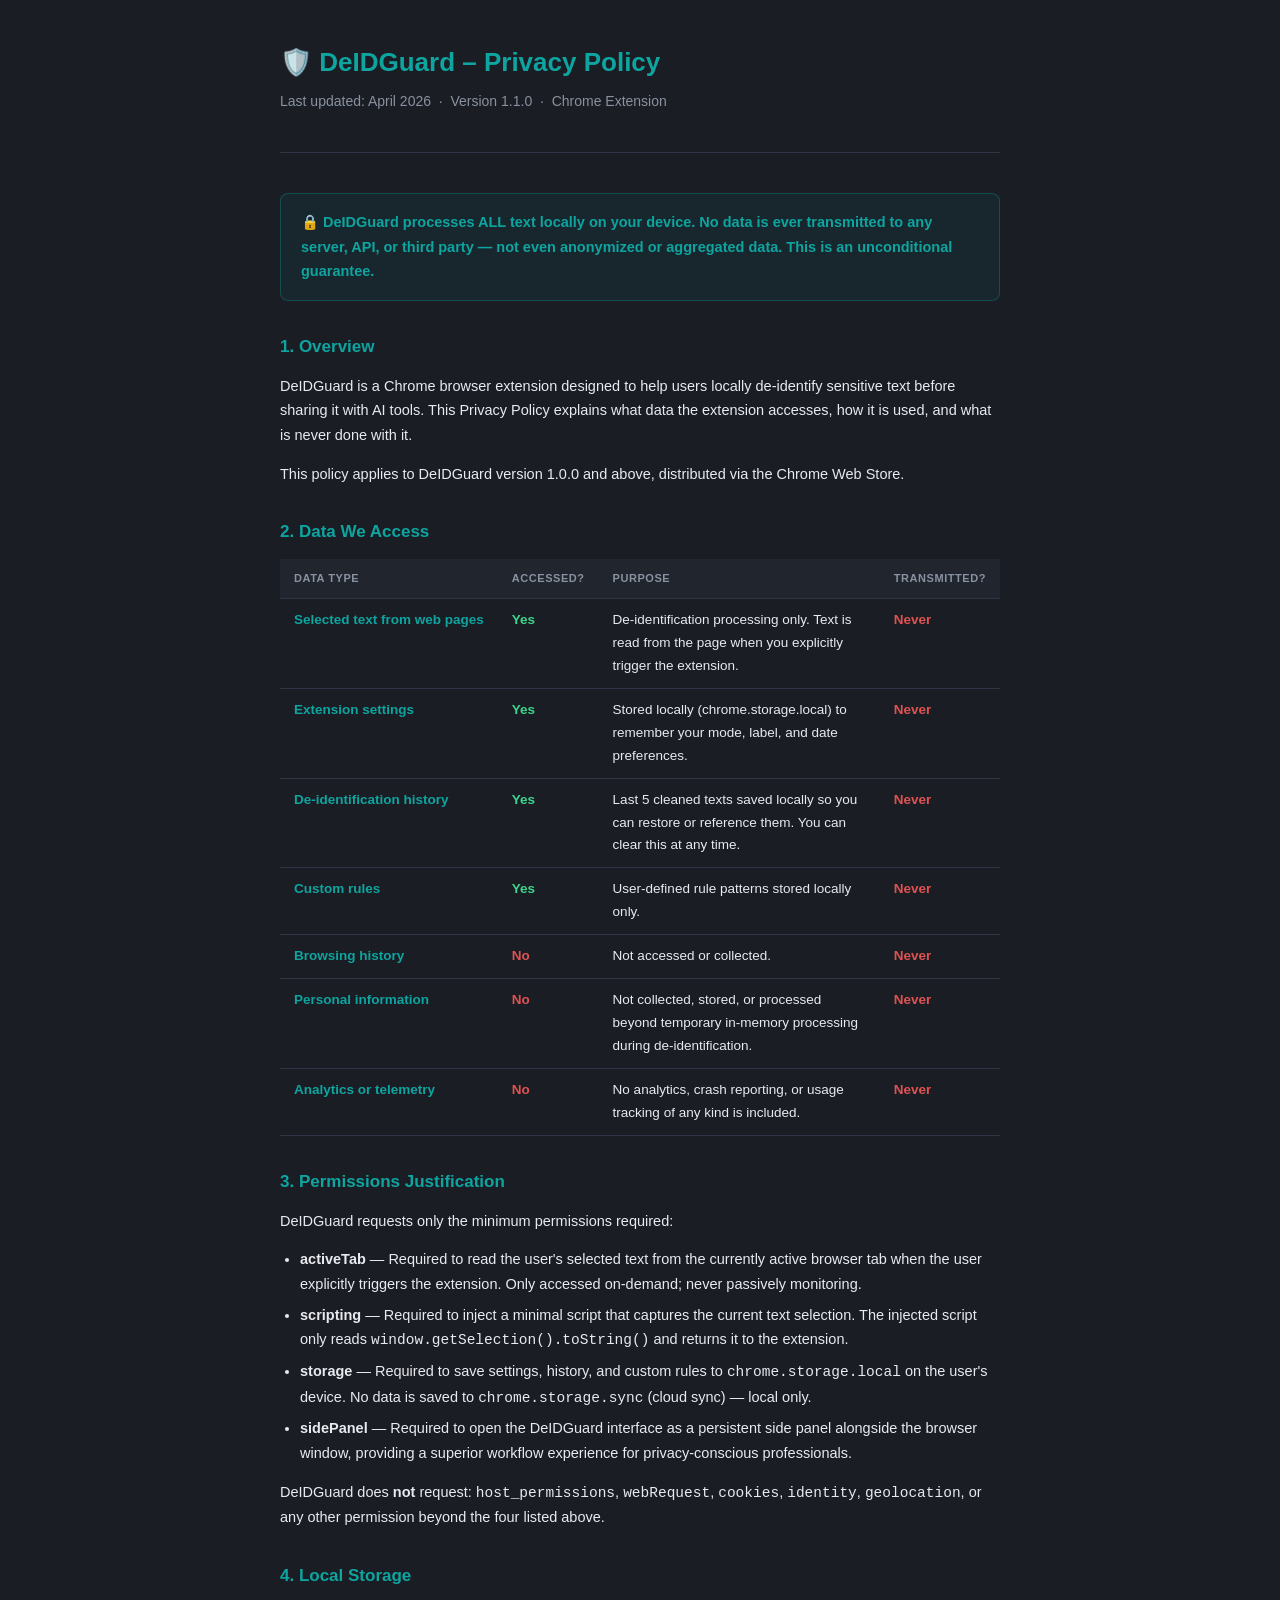
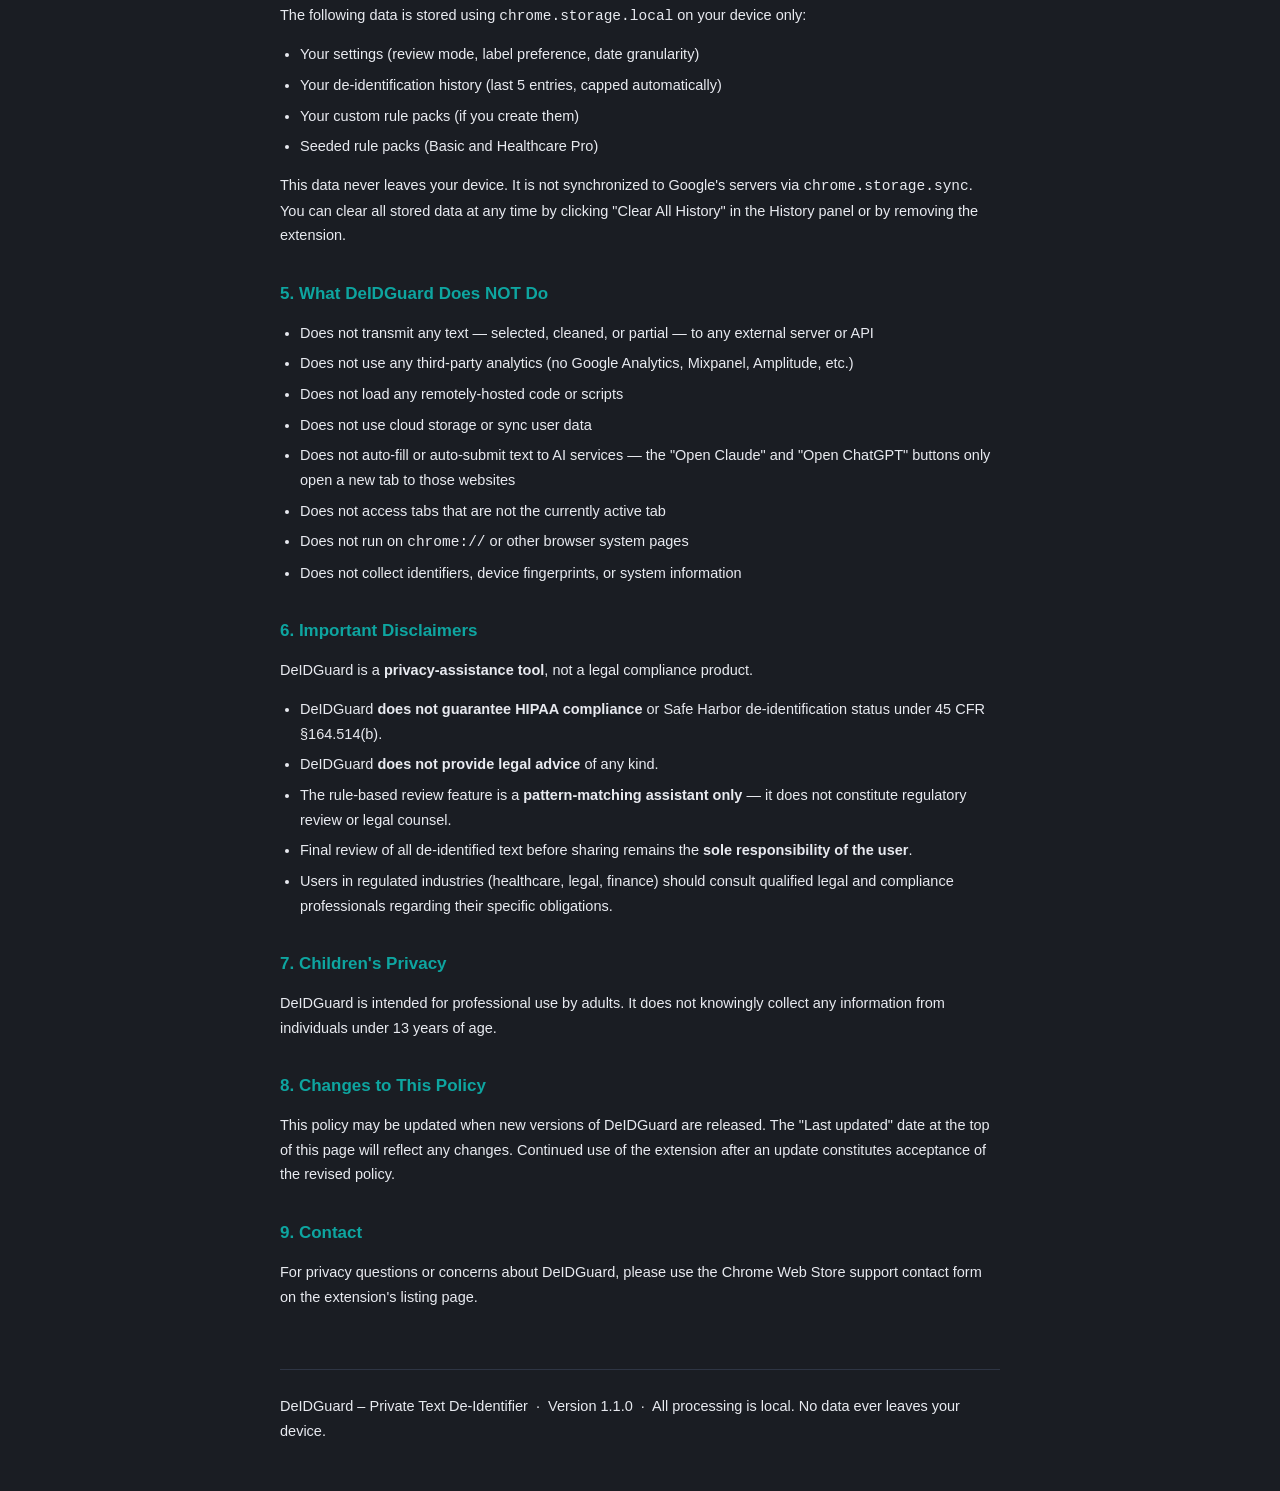
<file: privacy_policy index.html>
<!DOCTYPE html>
<html lang="en">
<head>
  <meta charset="UTF-8" />
  <meta name="viewport" content="width=device-width, initial-scale=1.0" />
  <title>DeIDGuard – Privacy Policy</title>
  <style>
    :root {
      --teal: #0ea5a0;
      --bg: #1a1d23;
      --text: #e8eaf0;
      --text-muted: #8892a0;
      --border: #2e3544;
    }
    * { box-sizing: border-box; margin: 0; padding: 0; }
    body {
      font-family: -apple-system, BlinkMacSystemFont, 'Segoe UI', Roboto, sans-serif;
      background: var(--bg);
      color: var(--text);
      line-height: 1.7;
      padding: 40px 20px;
    }
    .container { max-width: 720px; margin: 0 auto; }
    header { margin-bottom: 40px; border-bottom: 1px solid var(--border); padding-bottom: 24px; }
    h1 { font-size: 26px; color: var(--teal); margin-bottom: 6px; }
    .subtitle { color: var(--text-muted); font-size: 14px; }
    h2 { font-size: 17px; font-weight: 700; color: var(--teal); margin: 32px 0 12px; }
    p { margin-bottom: 14px; font-size: 14.5px; color: var(--text); }
    ul { padding-left: 20px; margin-bottom: 14px; }
    li { margin-bottom: 6px; font-size: 14.5px; }
    .highlight-box {
      background: rgba(14, 165, 160, 0.08);
      border: 1px solid rgba(14, 165, 160, 0.3);
      border-radius: 8px;
      padding: 16px 20px;
      margin: 24px 0;
    }
    .highlight-box p { margin: 0; font-weight: 600; color: var(--teal); }
    table { width: 100%; border-collapse: collapse; margin-bottom: 20px; font-size: 13.5px; }
    th { background: #21252e; color: var(--text-muted); text-align: left;
         padding: 10px 14px; font-size: 11px; text-transform: uppercase;
         letter-spacing: 0.05em; border-bottom: 1px solid var(--border); }
    td { padding: 10px 14px; border-bottom: 1px solid var(--border); vertical-align: top; }
    td:first-child { font-weight: 600; color: var(--teal); white-space: nowrap; }
    .no { color: #e05252; font-weight: 700; }
    .yes { color: #3dd68c; font-weight: 700; }
    footer { margin-top: 60px; padding-top: 24px; border-top: 1px solid var(--border);
             font-size: 12px; color: var(--text-muted); }
    a { color: var(--teal); text-decoration: none; }
    a:hover { text-decoration: underline; }
  </style>
</head>
<body>
<div class="container">

  <header>
    <h1>🛡️ DeIDGuard – Privacy Policy</h1>
    <p class="subtitle">Last updated: April 2026 &nbsp;·&nbsp; Version 1.1.0 &nbsp;·&nbsp; Chrome Extension</p>
  </header>

  <div class="highlight-box">
    <p>🔒 DeIDGuard processes ALL text locally on your device. No data is ever transmitted to any server, API, or third party — not even anonymized or aggregated data. This is an unconditional guarantee.</p>
  </div>

  <h2>1. Overview</h2>
  <p>DeIDGuard is a Chrome browser extension designed to help users locally de-identify sensitive text before sharing it with AI tools. This Privacy Policy explains what data the extension accesses, how it is used, and what is never done with it.</p>
  <p>This policy applies to DeIDGuard version 1.0.0 and above, distributed via the Chrome Web Store.</p>

  <h2>2. Data We Access</h2>
  <table>
    <thead>
      <tr><th>Data Type</th><th>Accessed?</th><th>Purpose</th><th>Transmitted?</th></tr>
    </thead>
    <tbody>
      <tr>
        <td>Selected text from web pages</td>
        <td class="yes">Yes</td>
        <td>De-identification processing only. Text is read from the page when you explicitly trigger the extension.</td>
        <td class="no">Never</td>
      </tr>
      <tr>
        <td>Extension settings</td>
        <td class="yes">Yes</td>
        <td>Stored locally (chrome.storage.local) to remember your mode, label, and date preferences.</td>
        <td class="no">Never</td>
      </tr>
      <tr>
        <td>De-identification history</td>
        <td class="yes">Yes</td>
        <td>Last 5 cleaned texts saved locally so you can restore or reference them. You can clear this at any time.</td>
        <td class="no">Never</td>
      </tr>
      <tr>
        <td>Custom rules</td>
        <td class="yes">Yes</td>
        <td>User-defined rule patterns stored locally only.</td>
        <td class="no">Never</td>
      </tr>
      <tr>
        <td>Browsing history</td>
        <td class="no">No</td>
        <td>Not accessed or collected.</td>
        <td class="no">Never</td>
      </tr>
      <tr>
        <td>Personal information</td>
        <td class="no">No</td>
        <td>Not collected, stored, or processed beyond temporary in-memory processing during de-identification.</td>
        <td class="no">Never</td>
      </tr>
      <tr>
        <td>Analytics or telemetry</td>
        <td class="no">No</td>
        <td>No analytics, crash reporting, or usage tracking of any kind is included.</td>
        <td class="no">Never</td>
      </tr>
    </tbody>
  </table>

  <h2>3. Permissions Justification</h2>
  <p>DeIDGuard requests only the minimum permissions required:</p>
  <ul>
    <li><strong>activeTab</strong> — Required to read the user's selected text from the currently active browser tab when the user explicitly triggers the extension. Only accessed on-demand; never passively monitoring.</li>
    <li><strong>scripting</strong> — Required to inject a minimal script that captures the current text selection. The injected script only reads <code>window.getSelection().toString()</code> and returns it to the extension.</li>
    <li><strong>storage</strong> — Required to save settings, history, and custom rules to <code>chrome.storage.local</code> on the user's device. No data is saved to <code>chrome.storage.sync</code> (cloud sync) — local only.</li>
    <li><strong>sidePanel</strong> — Required to open the DeIDGuard interface as a persistent side panel alongside the browser window, providing a superior workflow experience for privacy-conscious professionals.</li>
  </ul>
  <p>DeIDGuard does <strong>not</strong> request: <code>host_permissions</code>, <code>webRequest</code>, <code>cookies</code>, <code>identity</code>, <code>geolocation</code>, or any other permission beyond the four listed above.</p>

  <h2>4. Local Storage</h2>
  <p>The following data is stored using <code>chrome.storage.local</code> on your device only:</p>
  <ul>
    <li>Your settings (review mode, label preference, date granularity)</li>
    <li>Your de-identification history (last 5 entries, capped automatically)</li>
    <li>Your custom rule packs (if you create them)</li>
    <li>Seeded rule packs (Basic and Healthcare Pro)</li>
  </ul>
  <p>This data never leaves your device. It is not synchronized to Google's servers via <code>chrome.storage.sync</code>. You can clear all stored data at any time by clicking "Clear All History" in the History panel or by removing the extension.</p>

  <h2>5. What DeIDGuard Does NOT Do</h2>
  <ul>
    <li>Does not transmit any text — selected, cleaned, or partial — to any external server or API</li>
    <li>Does not use any third-party analytics (no Google Analytics, Mixpanel, Amplitude, etc.)</li>
    <li>Does not load any remotely-hosted code or scripts</li>
    <li>Does not use cloud storage or sync user data</li>
    <li>Does not auto-fill or auto-submit text to AI services — the "Open Claude" and "Open ChatGPT" buttons only open a new tab to those websites</li>
    <li>Does not access tabs that are not the currently active tab</li>
    <li>Does not run on <code>chrome://</code> or other browser system pages</li>
    <li>Does not collect identifiers, device fingerprints, or system information</li>
  </ul>

  <h2>6. Important Disclaimers</h2>
  <p>DeIDGuard is a <strong>privacy-assistance tool</strong>, not a legal compliance product.</p>
  <ul>
    <li>DeIDGuard <strong>does not guarantee HIPAA compliance</strong> or Safe Harbor de-identification status under 45 CFR §164.514(b).</li>
    <li>DeIDGuard <strong>does not provide legal advice</strong> of any kind.</li>
    <li>The rule-based review feature is a <strong>pattern-matching assistant only</strong> — it does not constitute regulatory review or legal counsel.</li>
    <li>Final review of all de-identified text before sharing remains the <strong>sole responsibility of the user</strong>.</li>
    <li>Users in regulated industries (healthcare, legal, finance) should consult qualified legal and compliance professionals regarding their specific obligations.</li>
  </ul>

  <h2>7. Children's Privacy</h2>
  <p>DeIDGuard is intended for professional use by adults. It does not knowingly collect any information from individuals under 13 years of age.</p>

  <h2>8. Changes to This Policy</h2>
  <p>This policy may be updated when new versions of DeIDGuard are released. The "Last updated" date at the top of this page will reflect any changes. Continued use of the extension after an update constitutes acceptance of the revised policy.</p>

  <h2>9. Contact</h2>
  <p>For privacy questions or concerns about DeIDGuard, please use the Chrome Web Store support contact form on the extension's listing page.</p>

  <footer>
    <p>DeIDGuard – Private Text De-Identifier &nbsp;·&nbsp; Version 1.1.0 &nbsp;·&nbsp; All processing is local. No data ever leaves your device.</p>
  </footer>

</div>
</body>
</html>
</file>
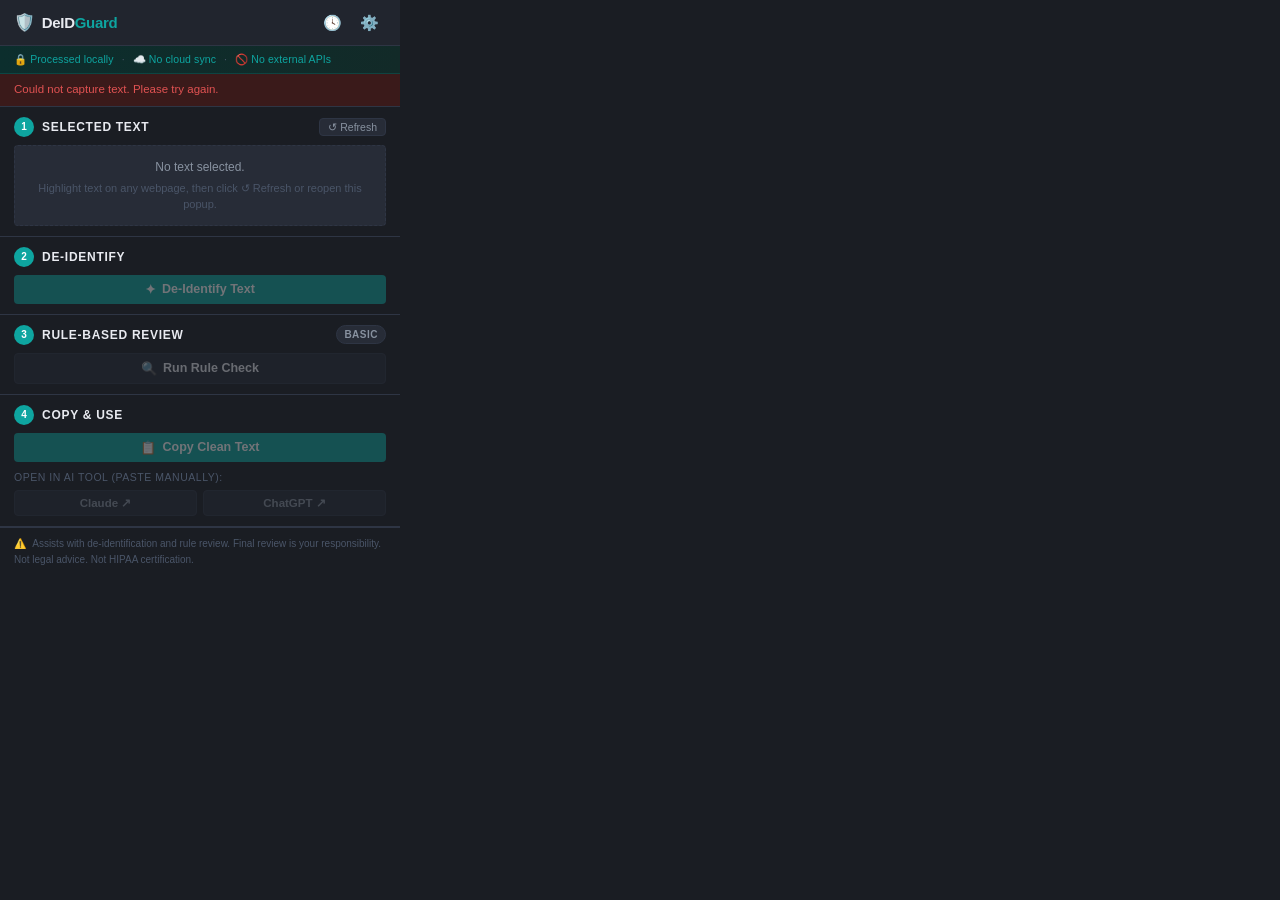
<file: popup/popup.html>
<!DOCTYPE html>
<html lang="en">
<head>
  <meta charset="UTF-8" />
  <meta name="viewport" content="width=device-width, initial-scale=1.0" />
  <title>DeIDGuard</title>
  <link rel="stylesheet" href="popup.css" />
</head>
<body>

<!-- ═══════════════════════════════════════════════════════════════
     HEADER
════════════════════════════════════════════════════════════════ -->
<header class="app-header">
  <div class="header-brand">
    <span class="brand-icon" aria-hidden="true">🛡️</span>
    <span class="brand-name">DeID<span class="brand-accent">Guard</span></span>
  </div>
  <div class="header-actions">
    <button id="btn-history-toggle" class="icon-btn" title="View history" aria-label="Toggle history panel">
      <span aria-hidden="true">🕓</span>
    </button>
    <button id="btn-settings-toggle" class="icon-btn" title="Settings" aria-label="Toggle settings panel">
      <span aria-hidden="true">⚙️</span>
    </button>
  </div>
</header>

<!-- ═══════════════════════════════════════════════════════════════
     PRIVACY BADGE
════════════════════════════════════════════════════════════════ -->
<div class="privacy-badge" id="privacy-badge">
  <span class="badge-item" title="All processing happens in your browser">🔒 Processed locally</span>
  <span class="badge-sep">·</span>
  <span class="badge-item" title="No data sent to any server">☁️ No cloud sync</span>
  <span class="badge-sep">·</span>
  <span class="badge-item" title="No calls to external services">🚫 No external APIs</span>
</div>

<!-- ═══════════════════════════════════════════════════════════════
     MAIN PANEL (default view)
════════════════════════════════════════════════════════════════ -->
<main id="panel-main" class="panel active">

  <!-- ── Status bar ── -->
  <div id="status-bar" class="status-bar status-idle" role="status" aria-live="polite">
    <span id="status-text">Highlight text on any page, then click the toolbar icon.</span>
  </div>

  <!-- ── Step 1: Original Text ── -->
  <section class="step-section" id="section-original">
    <div class="step-header">
      <span class="step-badge">1</span>
      <span class="step-label">Selected Text</span>
      <button id="btn-refresh" class="micro-btn" title="Re-capture selected text from page">↺ Refresh</button>
    </div>
    <div id="original-empty" class="empty-state">
      <p>No text selected.</p>
      <p class="hint">Highlight text on any webpage, then click ↺ Refresh or reopen this popup.</p>
    </div>
    <textarea
      id="original-text"
      class="text-area hidden"
      readonly
      aria-label="Original selected text"
      placeholder="Selected text will appear here…"
    ></textarea>
    <div class="char-count hidden" id="original-char-count"></div>
  </section>

  <!-- ── Step 2: De-Identify ── -->
  <section class="step-section" id="section-deid">
    <div class="step-header">
      <span class="step-badge">2</span>
      <span class="step-label">De-Identify</span>
    </div>
    <button id="btn-deid" class="btn btn-primary" disabled aria-label="De-identify selected text">
      <span class="btn-icon">✦</span> De-Identify Text
    </button>

    <!-- Cleaned text output -->
    <div id="cleaned-empty" class="empty-state hidden">
      <p class="hint">De-identified text will appear here after processing.</p>
    </div>
    <div id="cleaned-result" class="hidden">
      <div class="result-header">
        <span class="result-label">Cleaned Text</span>
        <span id="changes-badge" class="changes-badge"></span>
      </div>
      <textarea
        id="cleaned-text"
        class="text-area"
        aria-label="De-identified cleaned text"
        spellcheck="false"
      ></textarea>
      <div class="char-count" id="cleaned-char-count"></div>
      <div id="deid-summary" class="deid-summary"></div>
      <!-- Re-identification Risk Score (v1.2.0) -->
      <div id="risk-score-panel" class="risk-score-panel hidden" role="region" aria-label="Re-identification risk score">
        <div class="risk-score-header">
          <span class="risk-label">Re-ID Risk</span>
          <span id="risk-score-value" class="risk-badge risk-low">LOW</span>
        </div>
        <p class="risk-desc">Quasi-identifier factors remaining in cleaned text:</p>
        <ul id="risk-score-factors" class="risk-factors"></ul>
        <p class="risk-note">Risk score reflects quasi-identifiers (age, gender, condition, geography) that may allow re-identification even after direct identifier removal. Review before sharing.</p>
      </div>
    </div>
  </section>

  <!-- ── Step 3: Rule Check ── -->
  <section class="step-section" id="section-rules">
    <div class="step-header">
      <span class="step-badge">3</span>
      <span class="step-label">Rule-Based Review</span>
      <span id="mode-badge" class="mode-badge">Basic</span>
    </div>
    <button id="btn-rules" class="btn btn-secondary" disabled aria-label="Run rule-based review on cleaned text">
      <span class="btn-icon">🔍</span> Run Rule Check
    </button>

    <!-- Flags output -->
    <div id="flags-container" class="hidden">
      <div id="no-flags" class="hidden">
        <div class="flags-clear">
          <span class="flags-clear-icon">✓</span>
          <span>No rule flags found.</span>
        </div>
      </div>
      <div id="flags-list" class="flags-list"></div>
    </div>
  </section>

  <!-- ── Step 4: Export ── -->
  <section class="step-section" id="section-export">
    <div class="step-header">
      <span class="step-badge">4</span>
      <span class="step-label">Copy & Use</span>
    </div>
    <div class="export-actions">
      <button id="btn-copy" class="btn btn-teal" disabled aria-label="Copy cleaned text to clipboard">
        <span class="btn-icon">📋</span> Copy Clean Text
      </button>
    </div>
    <div class="ai-buttons">
      <span class="ai-label">Open in AI tool (paste manually):</span>
      <div class="ai-btn-row">
        <button id="btn-claude" class="btn btn-ai" disabled title="Open Claude in a new tab — paste text manually">
          Claude ↗
        </button>
        <button id="btn-chatgpt" class="btn btn-ai" disabled title="Open ChatGPT in a new tab — paste text manually">
          ChatGPT ↗
        </button>
      </div>
      <p class="paste-hint hidden" id="paste-hint">
        ✓ Copied! Switch to the AI tab and paste with <kbd>Ctrl+V</kbd> / <kbd>⌘V</kbd>.
      </p>
    </div>
  </section>

  <!-- ── Disclaimer ── -->
  <footer class="disclaimer">
    <span class="disclaimer-icon">⚠️</span>
    Assists with de-identification and rule review. Final review is your responsibility.
    Not legal advice. Not HIPAA certification.
  </footer>

</main>

<!-- ═══════════════════════════════════════════════════════════════
     HISTORY PANEL
════════════════════════════════════════════════════════════════ -->
<div id="panel-history" class="panel slide-panel hidden">
  <div class="panel-toolbar">
    <h2 class="panel-title">Recent History</h2>
    <button id="btn-history-close" class="icon-btn" aria-label="Close history panel">✕</button>
  </div>
  <p class="panel-desc">Last 5 de-identified texts. Stored locally only.</p>
  <div id="history-empty" class="empty-state">
    <p>No history yet.</p>
    <p class="hint">De-identify some text to see it here.</p>
  </div>
  <ul id="history-list" class="history-list" aria-label="De-identification history"></ul>
  <div class="panel-footer">
    <button id="btn-clear-history" class="btn btn-danger-ghost">🗑 Clear All History</button>
  </div>
</div>

<!-- ═══════════════════════════════════════════════════════════════
     SETTINGS PANEL
════════════════════════════════════════════════════════════════ -->
<div id="panel-settings" class="panel slide-panel hidden">
  <div class="panel-toolbar">
    <h2 class="panel-title">Settings</h2>
    <button id="btn-settings-close" class="icon-btn" aria-label="Close settings panel">✕</button>
  </div>
  <p class="panel-desc">All settings stored locally on your device.</p>

  <div class="settings-group">
    <label class="setting-label" for="select-mode">Review Mode</label>
    <select id="select-mode" class="select-input" aria-label="Review mode selector">
      <option value="basic">Basic</option>
      <option value="healthcare_pro">Healthcare Pro</option>
      <option value="ftc_hipra">FTC / HIPRA (Non-HIPAA Entities)</option>
      <option value="custom">Custom Rules</option>
    </select>
    <p class="setting-hint">
      <strong>Basic:</strong> General-purpose scope-of-practice flags.<br>
      <strong>Healthcare Pro:</strong> Clinical, Rx, lab language + Texas RAIA AI disclosure flags.<br>
      <strong>FTC / HIPRA:</strong> For health coaches, wellness apps, and non-HIPAA entities. FTC Section 5, Health Breach Notification Rule, and HIPRA (Nov 2025) readiness.<br>
      <strong>Custom:</strong> Your own rules only.
    </p>
  </div>

  <div class="settings-group">
    <label class="setting-label">Person Label</label>
    <div class="toggle-row">
      <span class="toggle-opt" id="label-patient-opt">Patient X</span>
      <label class="toggle-switch" aria-label="Toggle person label between Patient and Client">
        <input type="checkbox" id="toggle-client-label" />
        <span class="toggle-track"></span>
      </label>
      <span class="toggle-opt" id="label-client-opt">Client X</span>
    </div>
    <p class="setting-hint">Controls how detected names are replaced.</p>
  </div>

  <div class="settings-group">
    <label class="setting-label">Date Granularity</label>
    <div class="toggle-row">
      <span class="toggle-opt">Year only</span>
      <label class="toggle-switch" aria-label="Toggle date granularity">
        <input type="checkbox" id="toggle-date-granularity" />
        <span class="toggle-track"></span>
      </label>
      <span class="toggle-opt">Month + Year</span>
    </div>
    <p class="setting-hint">
      <em>Year only:</em> "Mar 15 2023" → [YEAR: 2023]<br>
      <em>Month + Year:</em> "Mar 15 2023" → [DATE: Mar 2023]
    </p>
  </div>

  <!-- Custom Rules Editor (shown when mode = custom) -->
  <div id="custom-rules-section" class="settings-group hidden">
    <label class="setting-label">Custom Rules</label>
    <p class="setting-hint">One rule per line. Format: <code>pattern | message | severity</code><br>
    Severity: <code>high</code>, <code>medium</code>, or <code>low</code></p>
    <textarea
      id="custom-rules-input"
      class="text-area text-area-sm"
      placeholder="\\bcure\\b | Cure claim detected | high&#10;\\bguarantee\\b | Guarantee language | medium"
      aria-label="Custom rules input"
      spellcheck="false"
    ></textarea>
    <button id="btn-save-custom-rules" class="btn btn-primary" style="margin-top:8px;">
      Save Custom Rules
    </button>
    <div id="custom-rules-status" class="status-inline hidden"></div>
  </div>

  <div class="settings-group">
    <label class="setting-label">Privacy Badge</label>
    <div class="toggle-row">
      <label class="toggle-switch" aria-label="Show or hide privacy badge">
        <input type="checkbox" id="toggle-privacy-badge" checked />
        <span class="toggle-track"></span>
      </label>
      <span class="toggle-opt">Show privacy notice</span>
    </div>
  </div>

  <div class="panel-footer">
    <button id="btn-reset-settings" class="btn btn-danger-ghost">↺ Reset to Defaults</button>
  </div>
</div>

<!-- ═══════════════════════════════════════════════════════════════
     SCRIPTS — order matters: libs first, then popup logic
════════════════════════════════════════════════════════════════ -->
<script src="../lib/deid.js"></script>
<script src="../lib/rules.js"></script>
<script src="popup.js"></script>

</body>
</html>
</file>
<file: popup/popup.css>
/* ═══════════════════════════════════════════════════════════════
   DeIDGuard – popup.css
   Design system: Teal accent (#0ea5a0), dark neutral backgrounds,
   clean typography, accessible contrast ratios.
   Popup width: 400px fixed. Scrollable content.
════════════════════════════════════════════════════════════════ */

/* ── Reset & Base ─────────────────────────────────────────── */
*, *::before, *::after {
  box-sizing: border-box;
  margin: 0;
  padding: 0;
}

:root {
  --teal:          #0ea5a0;
  --teal-dark:     #0b8a85;
  --teal-light:    #e0f7f6;
  --teal-xlight:   #f0fffe;

  --bg:            #1a1d23;
  --bg-panel:      #21252e;
  --bg-card:       #272c37;
  --bg-input:      #1e2229;

  --text:          #e8eaf0;
  --text-muted:    #8892a0;
  --text-faint:    #4a5568;

  --border:        #2e3544;
  --border-focus:  #0ea5a0;

  --red:           #e05252;
  --red-bg:        #3a1a1a;
  --amber:         #e0a030;
  --amber-bg:      #372a10;
  --green:         #3dd68c;
  --green-bg:      #0f2e1c;
  --blue:          #60a5fa;

  --radius-sm:     4px;
  --radius:        8px;
  --radius-lg:     12px;

  --shadow:        0 2px 12px rgba(0,0,0,0.35);
  --shadow-sm:     0 1px 4px rgba(0,0,0,0.25);

  --font:          -apple-system, BlinkMacSystemFont, 'Segoe UI', Roboto, sans-serif;
  --font-mono:     'Cascadia Code', 'Fira Code', 'Consolas', monospace;

  --transition:    0.18s ease;
}

html {
  font-size: 13px;
  color-scheme: dark;
}

body {
  font-family: var(--font);
  background: var(--bg);
  color: var(--text);
  width: 400px;
  min-height: 200px;
  max-height: 580px;
  overflow-x: hidden;
  overflow-y: auto;
  position: relative;
  line-height: 1.5;
}

/* ── Scrollbar ────────────────────────────────────────────── */
::-webkit-scrollbar { width: 5px; }
::-webkit-scrollbar-track { background: var(--bg); }
::-webkit-scrollbar-thumb { background: var(--border); border-radius: 4px; }
::-webkit-scrollbar-thumb:hover { background: var(--teal-dark); }

/* ── Header ───────────────────────────────────────────────── */
.app-header {
  display: flex;
  align-items: center;
  justify-content: space-between;
  padding: 10px 14px 9px;
  background: var(--bg-panel);
  border-bottom: 1px solid var(--border);
  position: sticky;
  top: 0;
  z-index: 100;
}

.header-brand {
  display: flex;
  align-items: center;
  gap: 7px;
  font-size: 15px;
  font-weight: 700;
  letter-spacing: -0.3px;
  user-select: none;
}

.brand-icon { font-size: 17px; }

.brand-accent { color: var(--teal); }

.header-actions {
  display: flex;
  gap: 4px;
}

.icon-btn {
  background: none;
  border: none;
  cursor: pointer;
  padding: 4px 7px;
  border-radius: var(--radius-sm);
  font-size: 15px;
  color: var(--text-muted);
  transition: background var(--transition), color var(--transition);
  line-height: 1;
}

.icon-btn:hover {
  background: var(--bg-card);
  color: var(--text);
}

/* ── Privacy Badge ────────────────────────────────────────── */
.privacy-badge {
  display: flex;
  align-items: center;
  gap: 8px;
  padding: 6px 14px;
  background: linear-gradient(90deg, #0c2e2d 0%, #122a28 100%);
  border-bottom: 1px solid rgba(14, 165, 160, 0.2);
  font-size: 10.5px;
  color: var(--teal);
  letter-spacing: 0.01em;
}

.badge-sep { color: var(--text-faint); }

/* ── Panel System ─────────────────────────────────────────── */
.panel { width: 100%; }

.panel.hidden { display: none; }

/* ── Slide panels (history / settings) ── */
.slide-panel {
  background: var(--bg);
  position: absolute;
  top: 0;
  left: 0;
  right: 0;
  bottom: 0;
  z-index: 50;
  overflow-y: auto;
  display: flex;
  flex-direction: column;
}

.panel-toolbar {
  display: flex;
  align-items: center;
  justify-content: space-between;
  padding: 12px 14px 10px;
  background: var(--bg-panel);
  border-bottom: 1px solid var(--border);
  position: sticky;
  top: 0;
  z-index: 10;
}

.panel-title {
  font-size: 14px;
  font-weight: 600;
  color: var(--text);
}

.panel-desc {
  padding: 8px 14px 4px;
  font-size: 11px;
  color: var(--text-muted);
}

.panel-footer {
  padding: 10px 14px 14px;
  margin-top: auto;
}

/* ── Step Sections ────────────────────────────────────────── */
.step-section {
  padding: 10px 14px;
  border-bottom: 1px solid var(--border);
}

.step-section:last-child { border-bottom: none; }

.step-header {
  display: flex;
  align-items: center;
  gap: 8px;
  margin-bottom: 8px;
}

.step-badge {
  display: inline-flex;
  align-items: center;
  justify-content: center;
  width: 20px;
  height: 20px;
  border-radius: 50%;
  background: var(--teal);
  color: #fff;
  font-size: 10px;
  font-weight: 700;
  flex-shrink: 0;
}

.step-label {
  font-size: 12px;
  font-weight: 600;
  color: var(--text);
  text-transform: uppercase;
  letter-spacing: 0.06em;
  flex: 1;
}

/* ── Status Bar ───────────────────────────────────────────── */
.status-bar {
  padding: 7px 14px;
  font-size: 11.5px;
  border-bottom: 1px solid var(--border);
  transition: background var(--transition);
}

.status-idle    { background: var(--bg-panel); color: var(--text-muted); }
.status-loading { background: #1a2535; color: var(--blue); }
.status-success { background: var(--green-bg); color: var(--green); }
.status-error   { background: var(--red-bg); color: var(--red); }
.status-warning { background: var(--amber-bg); color: var(--amber); }

/* ── Text Areas ───────────────────────────────────────────── */
.text-area {
  width: 100%;
  background: var(--bg-input);
  border: 1px solid var(--border);
  border-radius: var(--radius-sm);
  color: var(--text);
  font-family: var(--font-mono);
  font-size: 11.5px;
  line-height: 1.55;
  padding: 8px 10px;
  resize: vertical;
  min-height: 72px;
  max-height: 160px;
  transition: border-color var(--transition);
  outline: none;
}

.text-area:focus {
  border-color: var(--border-focus);
  box-shadow: 0 0 0 2px rgba(14, 165, 160, 0.15);
}

.text-area[readonly] { cursor: default; color: var(--text-muted); }

.text-area-sm { min-height: 90px; max-height: 130px; }

.char-count {
  text-align: right;
  font-size: 10px;
  color: var(--text-faint);
  margin-top: 3px;
}

/* ── Buttons ──────────────────────────────────────────────── */
.btn {
  display: inline-flex;
  align-items: center;
  gap: 6px;
  padding: 7px 14px;
  border-radius: var(--radius-sm);
  font-size: 12.5px;
  font-weight: 600;
  cursor: pointer;
  border: none;
  transition: background var(--transition), opacity var(--transition), transform 0.08s ease;
  text-decoration: none;
  white-space: nowrap;
}

.btn:active:not(:disabled) { transform: scale(0.97); }

.btn:disabled {
  opacity: 0.38;
  cursor: not-allowed;
}

.btn-primary {
  background: var(--teal);
  color: #fff;
  width: 100%;
  justify-content: center;
}

.btn-primary:hover:not(:disabled) { background: var(--teal-dark); }

.btn-secondary {
  background: var(--bg-card);
  color: var(--text);
  border: 1px solid var(--border);
  width: 100%;
  justify-content: center;
}

.btn-secondary:hover:not(:disabled) {
  background: var(--bg-input);
  border-color: var(--teal);
  color: var(--teal);
}

.btn-teal {
  background: var(--teal);
  color: #fff;
  width: 100%;
  justify-content: center;
}

.btn-teal:hover:not(:disabled) { background: var(--teal-dark); }

.btn-ai {
  background: var(--bg-card);
  color: var(--text-muted);
  border: 1px solid var(--border);
  font-size: 11.5px;
  padding: 5px 12px;
  flex: 1;
  justify-content: center;
}

.btn-ai:hover:not(:disabled) {
  background: var(--bg-input);
  border-color: var(--teal);
  color: var(--teal);
}

.btn-danger-ghost {
  background: none;
  color: var(--red);
  border: 1px solid var(--red);
  font-size: 12px;
  width: 100%;
  justify-content: center;
}

.btn-danger-ghost:hover:not(:disabled) {
  background: var(--red-bg);
}

.micro-btn {
  background: var(--bg-card);
  border: 1px solid var(--border);
  color: var(--text-muted);
  font-size: 10.5px;
  padding: 2px 8px;
  border-radius: var(--radius-sm);
  cursor: pointer;
  transition: all var(--transition);
  margin-left: auto;
}

.micro-btn:hover {
  border-color: var(--teal);
  color: var(--teal);
}

.btn-icon { font-size: 13px; }

/* ── Empty States ─────────────────────────────────────────── */
.empty-state {
  background: var(--bg-card);
  border: 1px dashed var(--border);
  border-radius: var(--radius-sm);
  padding: 12px;
  text-align: center;
  color: var(--text-muted);
  font-size: 12px;
}

.empty-state .hint {
  margin-top: 4px;
  font-size: 11px;
  color: var(--text-faint);
  line-height: 1.5;
}

/* ── Result Header ────────────────────────────────────────── */
.result-header {
  display: flex;
  align-items: center;
  justify-content: space-between;
  margin-bottom: 5px;
}

.result-label {
  font-size: 11px;
  font-weight: 600;
  text-transform: uppercase;
  letter-spacing: 0.06em;
  color: var(--text-muted);
}

.changes-badge {
  background: var(--teal);
  color: #fff;
  font-size: 10px;
  font-weight: 700;
  padding: 1px 7px;
  border-radius: 10px;
}

/* ── De-ID Summary ────────────────────────────────────────── */
.deid-summary {
  margin-top: 6px;
  font-size: 10.5px;
  color: var(--text-muted);
  line-height: 1.6;
}

.deid-summary ul {
  padding-left: 14px;
  list-style: disc;
}

.deid-summary li { color: var(--teal); }
.deid-summary li span { color: var(--text-muted); }

/* ── Re-ID Risk Score Panel (v1.2.0) ─────────────────────── */
.risk-score-panel {
  margin-top: 10px;
  padding: 10px 12px;
  border-radius: 8px;
  border: 1px solid var(--border);
  background: var(--bg-card);
}

.risk-score-header {
  display: flex;
  align-items: center;
  gap: 8px;
  margin-bottom: 6px;
}

.risk-label {
  font-size: 10.5px;
  font-weight: 700;
  color: var(--text-muted);
  text-transform: uppercase;
  letter-spacing: 0.06em;
}

.risk-badge {
  font-size: 10px;
  font-weight: 700;
  padding: 2px 8px;
  border-radius: 10px;
  letter-spacing: 0.07em;
}

.risk-low    { background: #d1fae5; color: #065f46; }
.risk-medium { background: #fef3c7; color: #92400e; }
.risk-high   { background: #fee2e2; color: #991b1b; }

.risk-desc {
  font-size: 10px;
  color: var(--text-muted);
  margin: 0 0 4px 0;
}

.risk-factors {
  margin: 0 0 6px 0;
  padding-left: 16px;
  font-size: 10.5px;
  color: var(--text-primary);
  line-height: 1.7;
}

.risk-note {
  font-size: 9.5px;
  color: var(--text-faint, #9ca3af);
  font-style: italic;
  margin: 0;
  line-height: 1.5;
}

/* ── Mode Badge ───────────────────────────────────────────── */
.mode-badge {
  font-size: 10px;
  font-weight: 600;
  padding: 1px 7px;
  border-radius: 10px;
  background: var(--bg-card);
  border: 1px solid var(--border);
  color: var(--text-muted);
  text-transform: uppercase;
  letter-spacing: 0.05em;
}

/* ── Flags ────────────────────────────────────────────────── */
.flags-clear {
  display: flex;
  align-items: center;
  gap: 7px;
  padding: 8px 10px;
  background: var(--green-bg);
  border: 1px solid var(--green);
  border-radius: var(--radius-sm);
  color: var(--green);
  font-size: 12px;
  font-weight: 600;
}

.flags-clear-icon { font-size: 15px; }

.flags-list {
  display: flex;
  flex-direction: column;
  gap: 6px;
  margin-top: 4px;
}

.flag-card {
  background: var(--bg-card);
  border-radius: var(--radius-sm);
  border-left: 3px solid transparent;
  padding: 8px 10px;
  font-size: 11.5px;
}

.flag-card.severity-high   { border-color: var(--red); }
.flag-card.severity-medium { border-color: var(--amber); }
.flag-card.severity-low    { border-color: var(--blue); }
.flag-card.severity-info   { border-color: var(--text-faint); }

.flag-title-row {
  display: flex;
  align-items: center;
  gap: 7px;
  margin-bottom: 4px;
}

.flag-label {
  font-weight: 600;
  color: var(--text);
  flex: 1;
}

.flag-count {
  font-size: 10px;
  color: var(--text-faint);
}

.sev-badge {
  font-size: 9.5px;
  font-weight: 700;
  padding: 1px 5px;
  border-radius: 3px;
  letter-spacing: 0.05em;
}

.severity-high   .sev-badge { background: var(--red-bg);   color: var(--red); }
.severity-medium .sev-badge { background: var(--amber-bg); color: var(--amber); }
.severity-low    .sev-badge { background: #1a2535;         color: var(--blue); }

.flag-message {
  color: var(--text-muted);
  font-size: 11px;
  line-height: 1.5;
  margin-bottom: 5px;
}

.flag-snippets { display: flex; flex-direction: column; gap: 3px; }

.flag-snippet {
  font-family: var(--font-mono);
  font-size: 10.5px;
  color: var(--text-muted);
  background: var(--bg-input);
  border-radius: 3px;
  padding: 2px 6px;
  white-space: nowrap;
  overflow: hidden;
  text-overflow: ellipsis;
}

.flag-snippet mark {
  background: rgba(224, 82, 82, 0.25);
  color: var(--red);
  border-radius: 2px;
  padding: 0 1px;
}

/* ── Export Section ───────────────────────────────────────── */
.export-actions { margin-bottom: 8px; }

.ai-label {
  display: block;
  font-size: 10.5px;
  color: var(--text-faint);
  margin-bottom: 5px;
  text-transform: uppercase;
  letter-spacing: 0.05em;
}

.ai-btn-row {
  display: flex;
  gap: 6px;
}

.paste-hint {
  margin-top: 7px;
  font-size: 11px;
  color: var(--green);
  background: var(--green-bg);
  border-radius: var(--radius-sm);
  padding: 5px 10px;
}

kbd {
  background: var(--bg-card);
  border: 1px solid var(--border);
  border-radius: 3px;
  padding: 0 4px;
  font-size: 10px;
  font-family: var(--font-mono);
}

/* ── Disclaimer ───────────────────────────────────────────── */
.disclaimer {
  padding: 8px 14px 10px;
  font-size: 10px;
  color: var(--text-faint);
  line-height: 1.55;
  border-top: 1px solid var(--border);
}

.disclaimer-icon { margin-right: 4px; }

/* ── History Panel ────────────────────────────────────────── */
.history-list {
  list-style: none;
  padding: 6px 14px;
  flex: 1;
  overflow-y: auto;
  display: flex;
  flex-direction: column;
  gap: 8px;
}

.history-item {
  background: var(--bg-card);
  border: 1px solid var(--border);
  border-radius: var(--radius-sm);
  padding: 9px 10px;
}

.history-item-meta {
  display: flex;
  align-items: center;
  justify-content: space-between;
  margin-bottom: 4px;
}

.history-timestamp {
  font-size: 10px;
  color: var(--text-faint);
}

.history-changes {
  font-size: 10px;
  color: var(--teal);
  font-weight: 600;
}

.history-preview {
  font-family: var(--font-mono);
  font-size: 10.5px;
  color: var(--text-muted);
  white-space: nowrap;
  overflow: hidden;
  text-overflow: ellipsis;
  margin-bottom: 6px;
}

.history-actions {
  display: flex;
  gap: 6px;
}

.history-btn {
  font-size: 10.5px;
  padding: 2px 9px;
  border-radius: var(--radius-sm);
  cursor: pointer;
  border: 1px solid var(--border);
  background: none;
  color: var(--text-muted);
  transition: all var(--transition);
}

.history-btn:hover { border-color: var(--teal); color: var(--teal); }

.history-btn.restore { border-color: var(--teal); color: var(--teal); }

.history-btn.delete:hover { border-color: var(--red); color: var(--red); }

/* ── Settings Panel ───────────────────────────────────────── */
.settings-group {
  padding: 10px 14px;
  border-bottom: 1px solid var(--border);
}

.setting-label {
  display: block;
  font-size: 12px;
  font-weight: 600;
  color: var(--text);
  margin-bottom: 7px;
}

.setting-hint {
  font-size: 10.5px;
  color: var(--text-faint);
  line-height: 1.55;
  margin-top: 5px;
}

.setting-hint code {
  background: var(--bg-card);
  padding: 1px 4px;
  border-radius: 3px;
  font-family: var(--font-mono);
  font-size: 10px;
  color: var(--teal);
}

/* ── Select Input ─────────────────────────────────────────── */
.select-input {
  width: 100%;
  background: var(--bg-input);
  border: 1px solid var(--border);
  border-radius: var(--radius-sm);
  color: var(--text);
  font-size: 12.5px;
  padding: 6px 10px;
  cursor: pointer;
  appearance: none;
  -webkit-appearance: none;
  background-image: url("data:image/svg+xml,%3Csvg xmlns='http://www.w3.org/2000/svg' width='10' height='6'%3E%3Cpath d='M0 0l5 6 5-6z' fill='%238892a0'/%3E%3C/svg%3E");
  background-repeat: no-repeat;
  background-position: right 10px center;
  outline: none;
  transition: border-color var(--transition);
}

.select-input:focus {
  border-color: var(--border-focus);
  box-shadow: 0 0 0 2px rgba(14, 165, 160, 0.15);
}

/* ── Toggle Switch ────────────────────────────────────────── */
.toggle-row {
  display: flex;
  align-items: center;
  gap: 10px;
}

.toggle-opt {
  font-size: 11.5px;
  color: var(--text-muted);
}

.toggle-switch {
  position: relative;
  display: inline-block;
  width: 34px;
  height: 19px;
  cursor: pointer;
  flex-shrink: 0;
}

.toggle-switch input { opacity: 0; width: 0; height: 0; }

.toggle-track {
  position: absolute;
  inset: 0;
  background: var(--bg-card);
  border: 1px solid var(--border);
  border-radius: 19px;
  transition: all var(--transition);
}

.toggle-track::after {
  content: '';
  position: absolute;
  top: 2px;
  left: 2px;
  width: 13px;
  height: 13px;
  border-radius: 50%;
  background: var(--text-faint);
  transition: transform var(--transition), background var(--transition);
}

.toggle-switch input:checked + .toggle-track {
  background: var(--teal);
  border-color: var(--teal);
}

.toggle-switch input:checked + .toggle-track::after {
  transform: translateX(15px);
  background: #fff;
}

.toggle-switch input:focus-visible + .toggle-track {
  box-shadow: 0 0 0 2px rgba(14, 165, 160, 0.4);
}

/* ── Status Inline ────────────────────────────────────────── */
.status-inline {
  font-size: 11px;
  padding: 5px 8px;
  border-radius: var(--radius-sm);
  margin-top: 6px;
}

.status-inline.ok    { background: var(--green-bg); color: var(--green); }
.status-inline.error { background: var(--red-bg);   color: var(--red); }

/* ── Utilities ────────────────────────────────────────────── */
.hidden { display: none !important; }

.active { display: block !important; }
</file>
